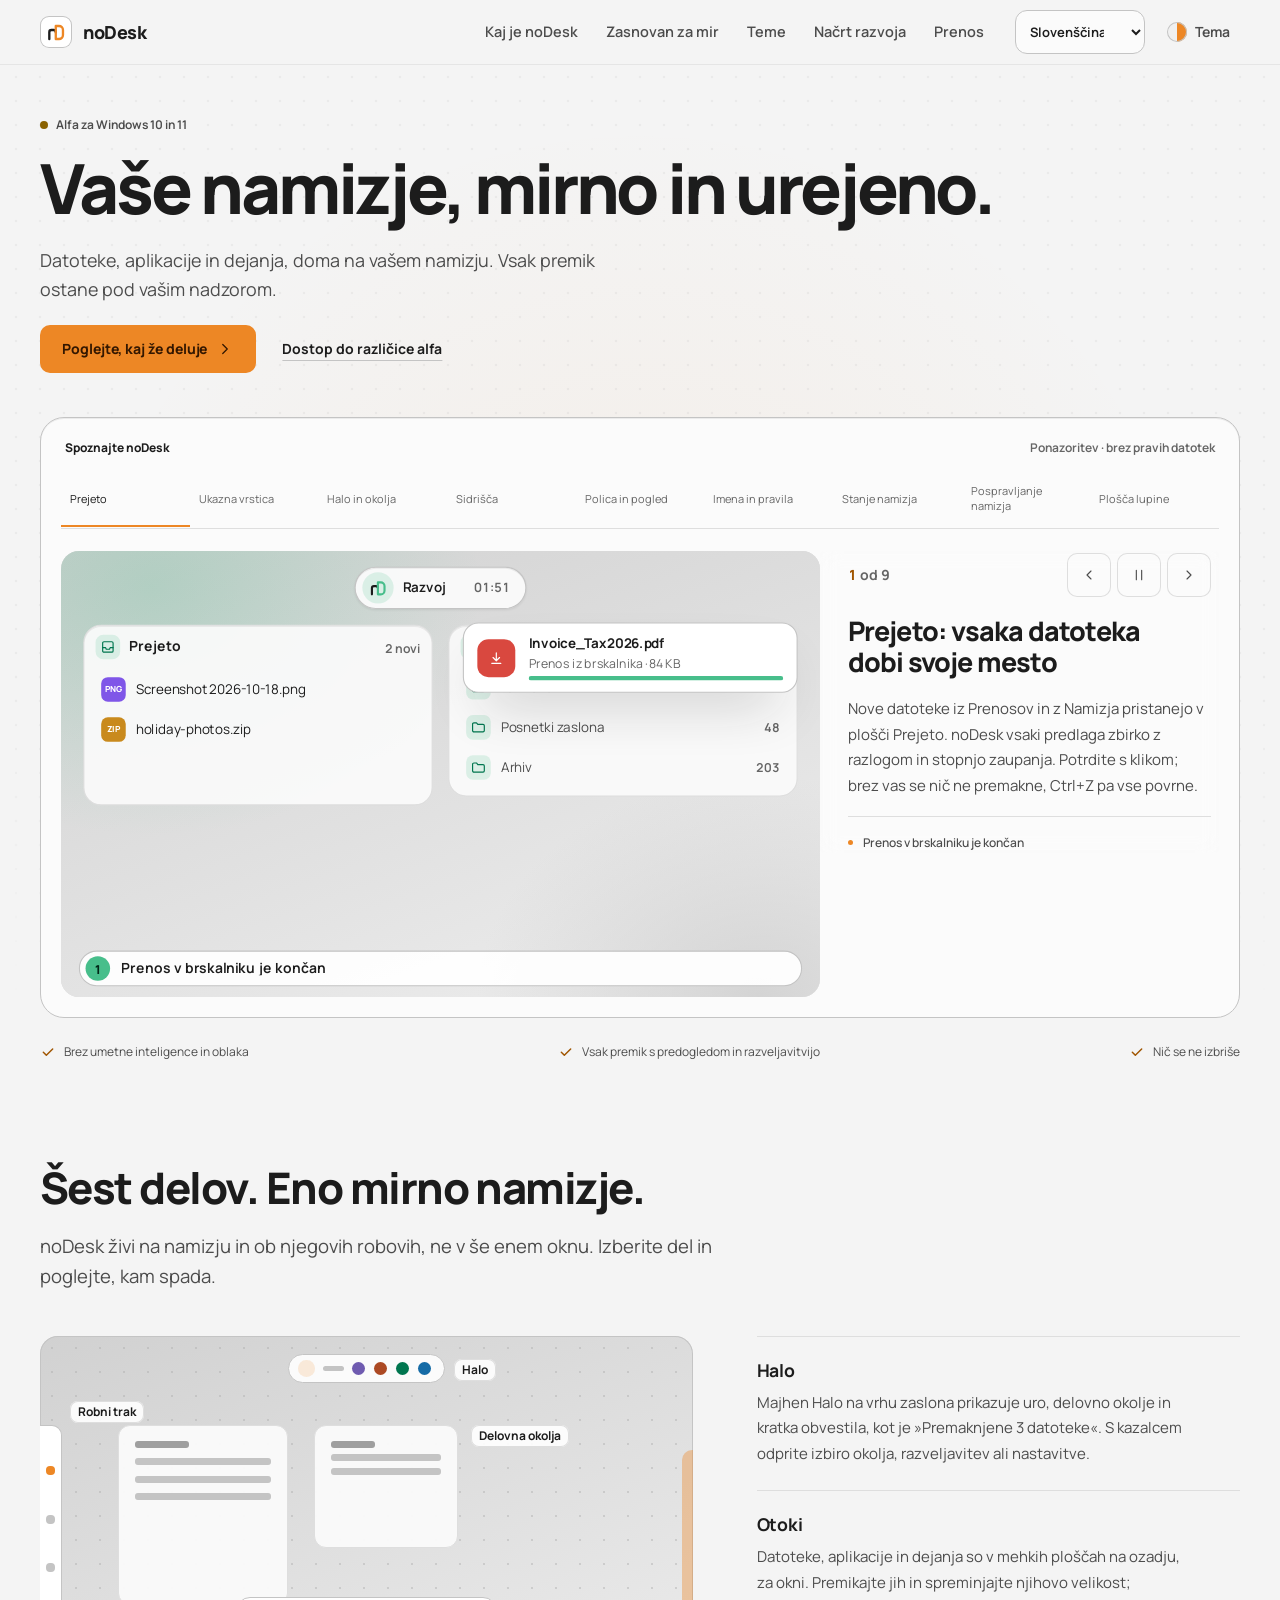
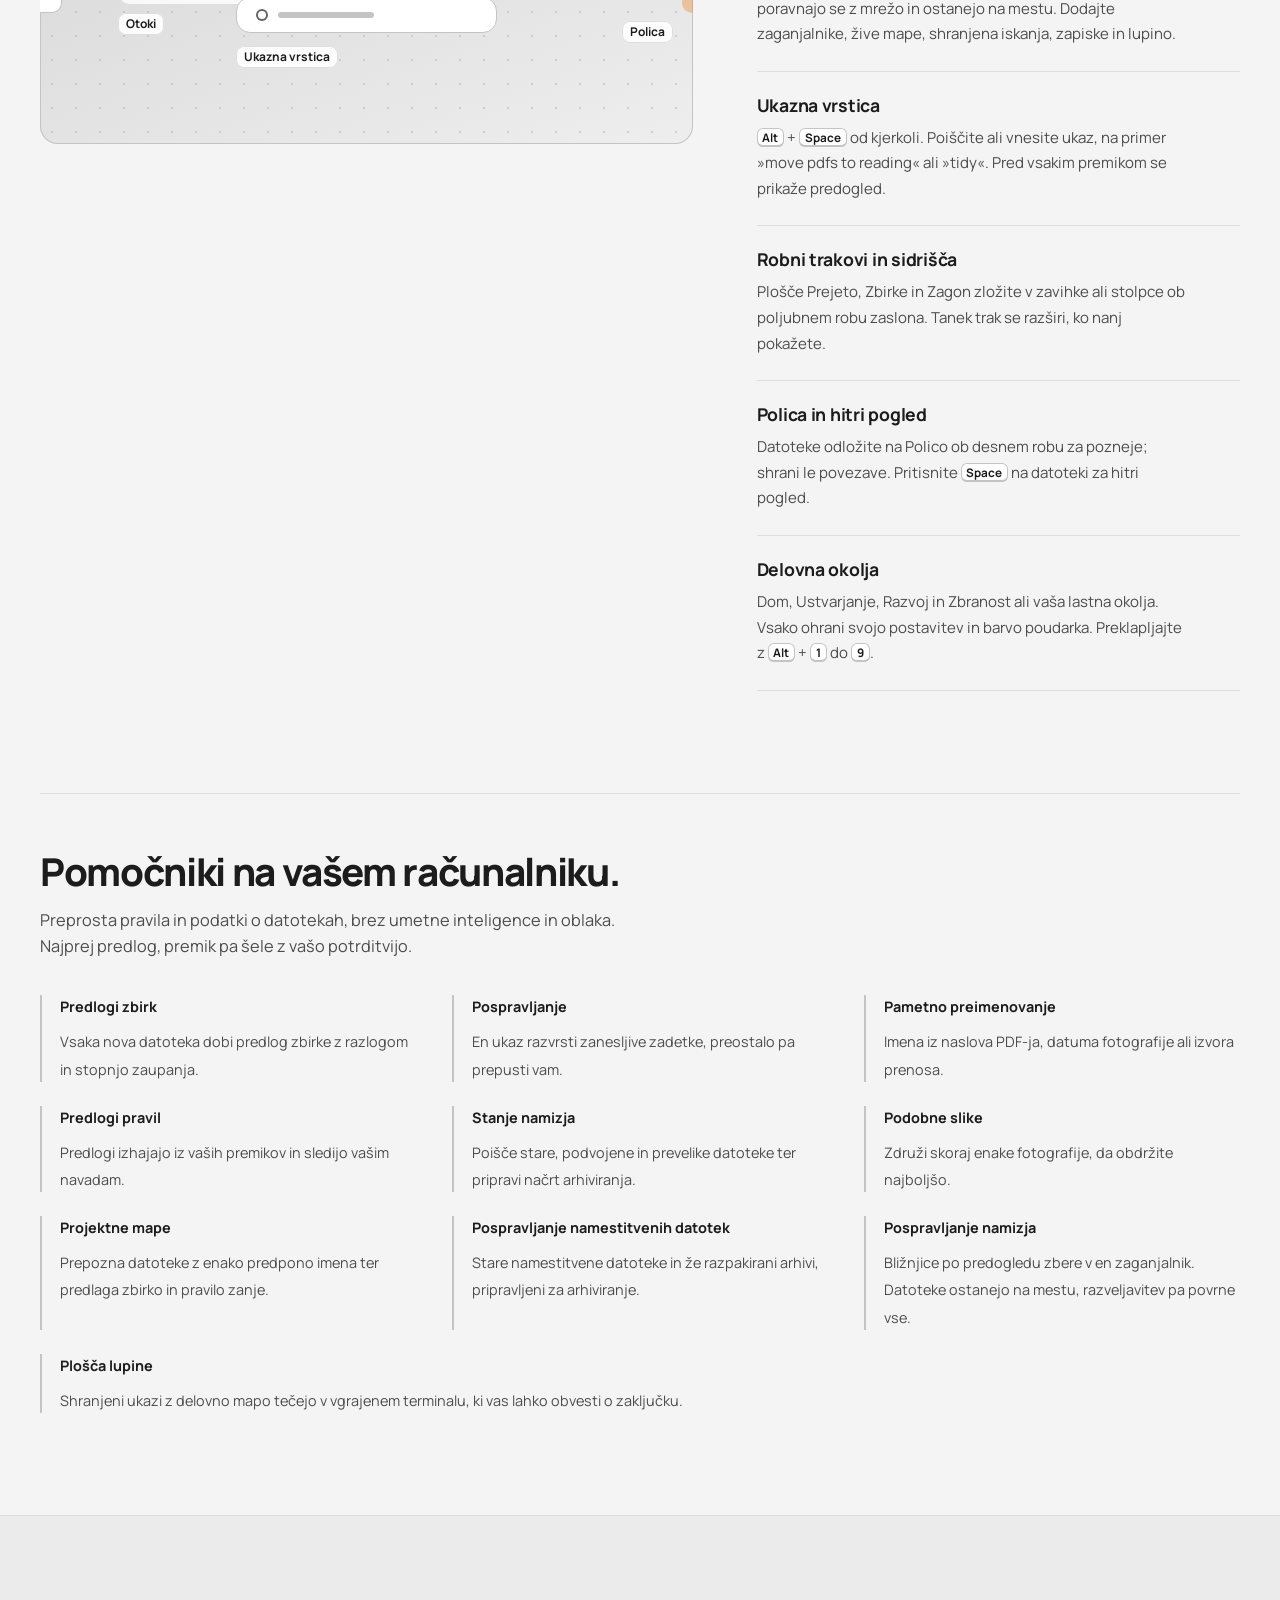
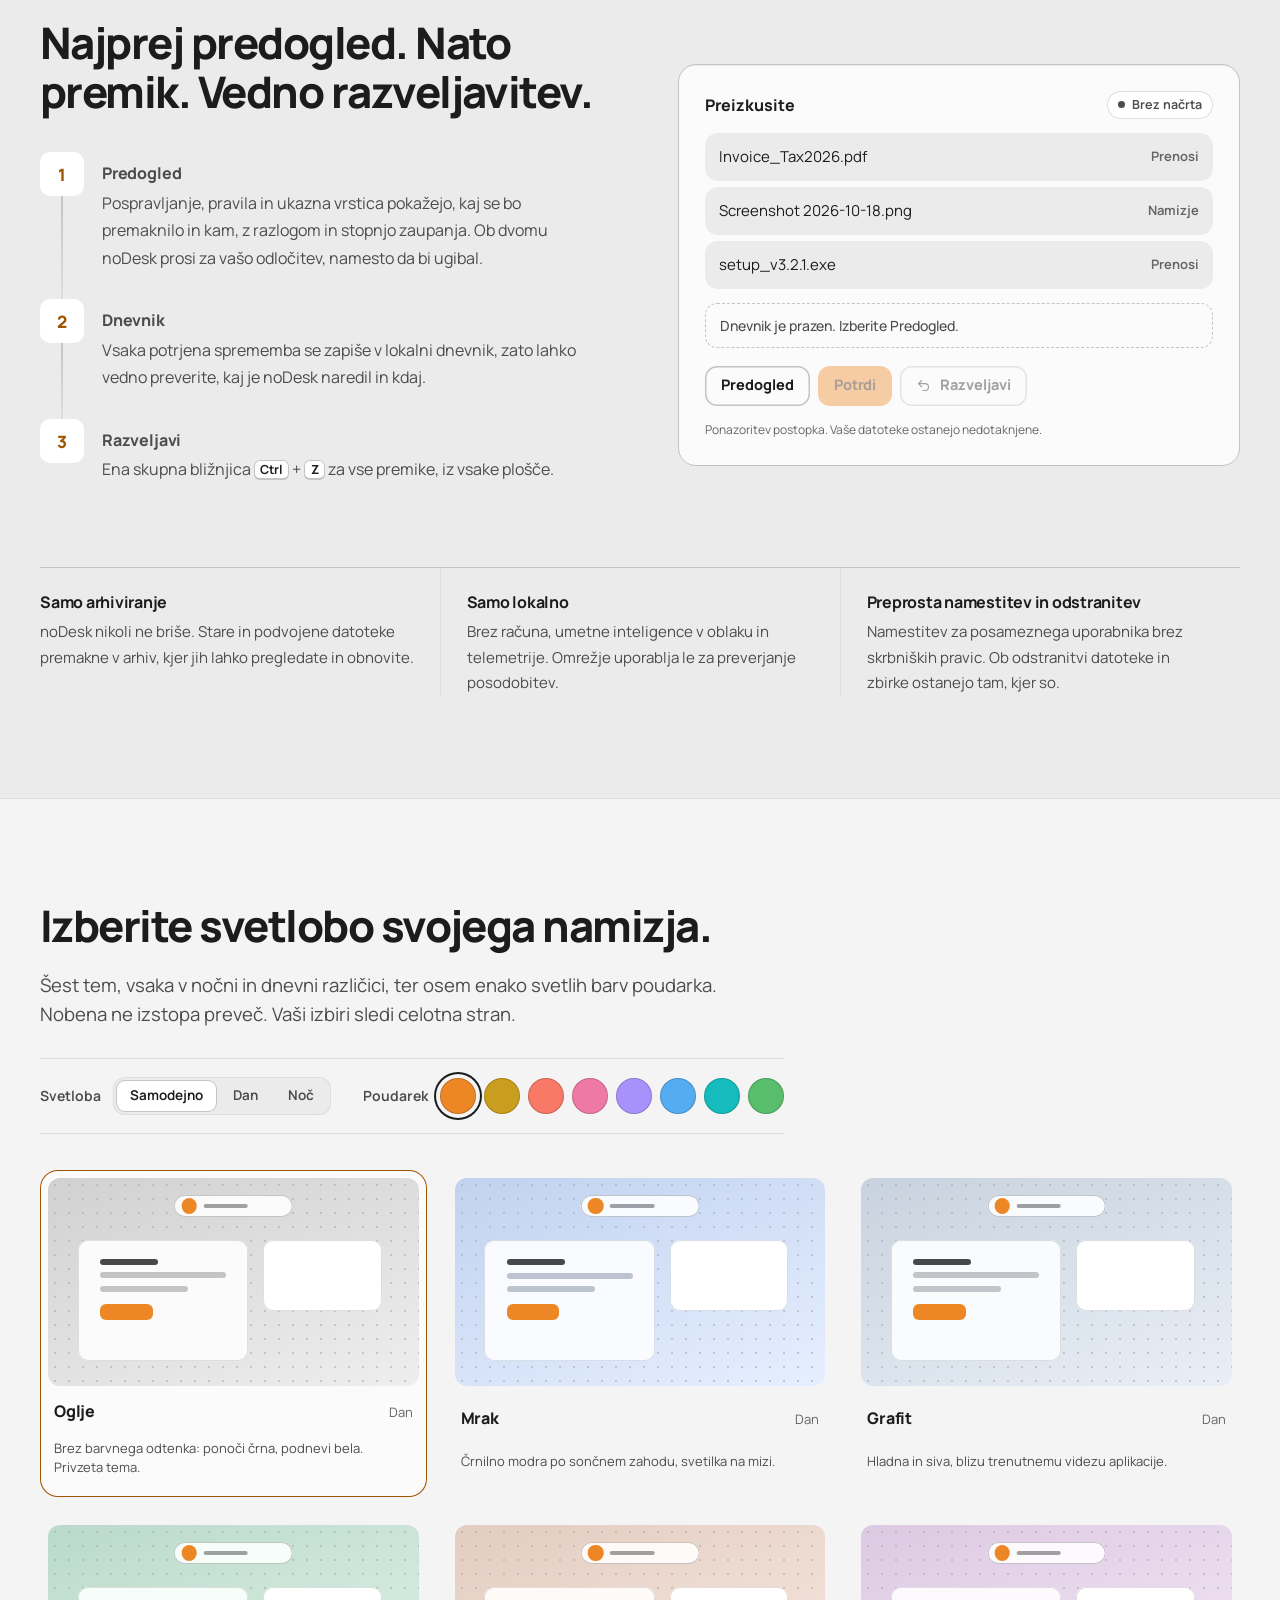
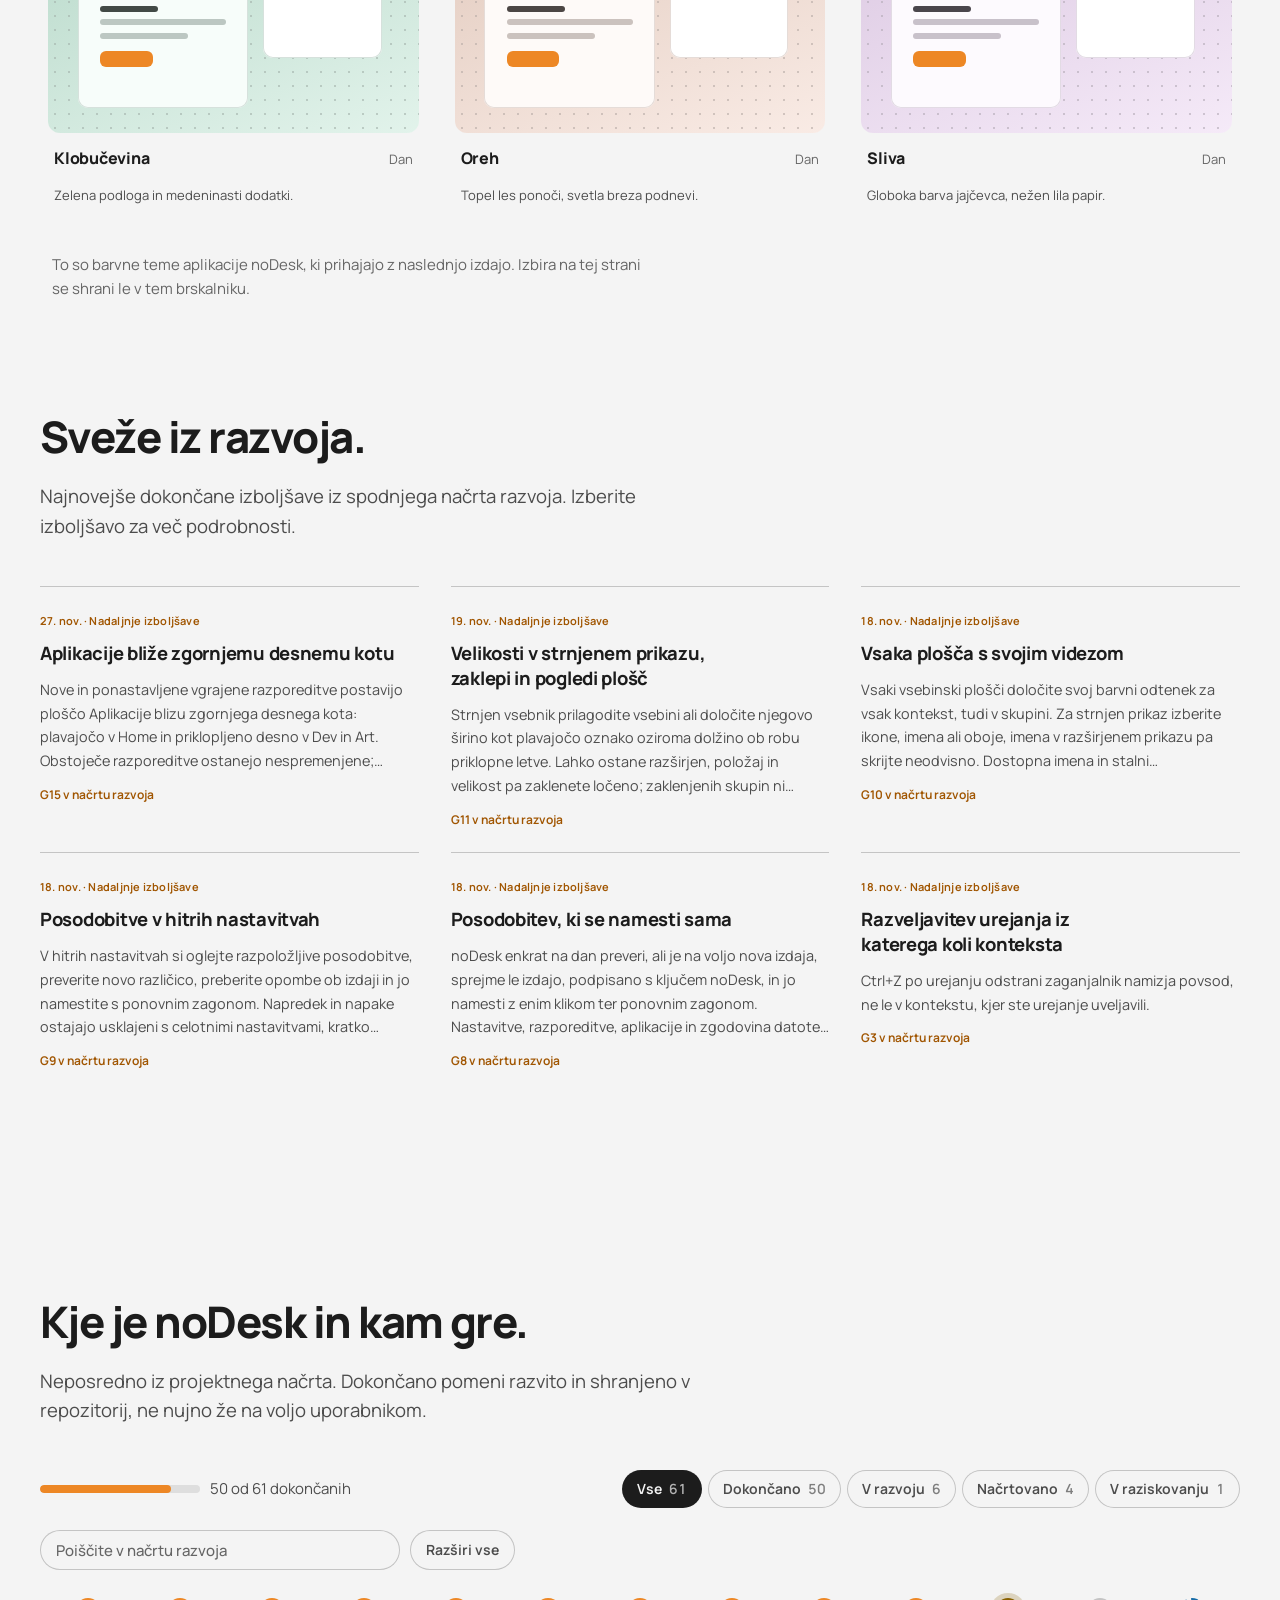
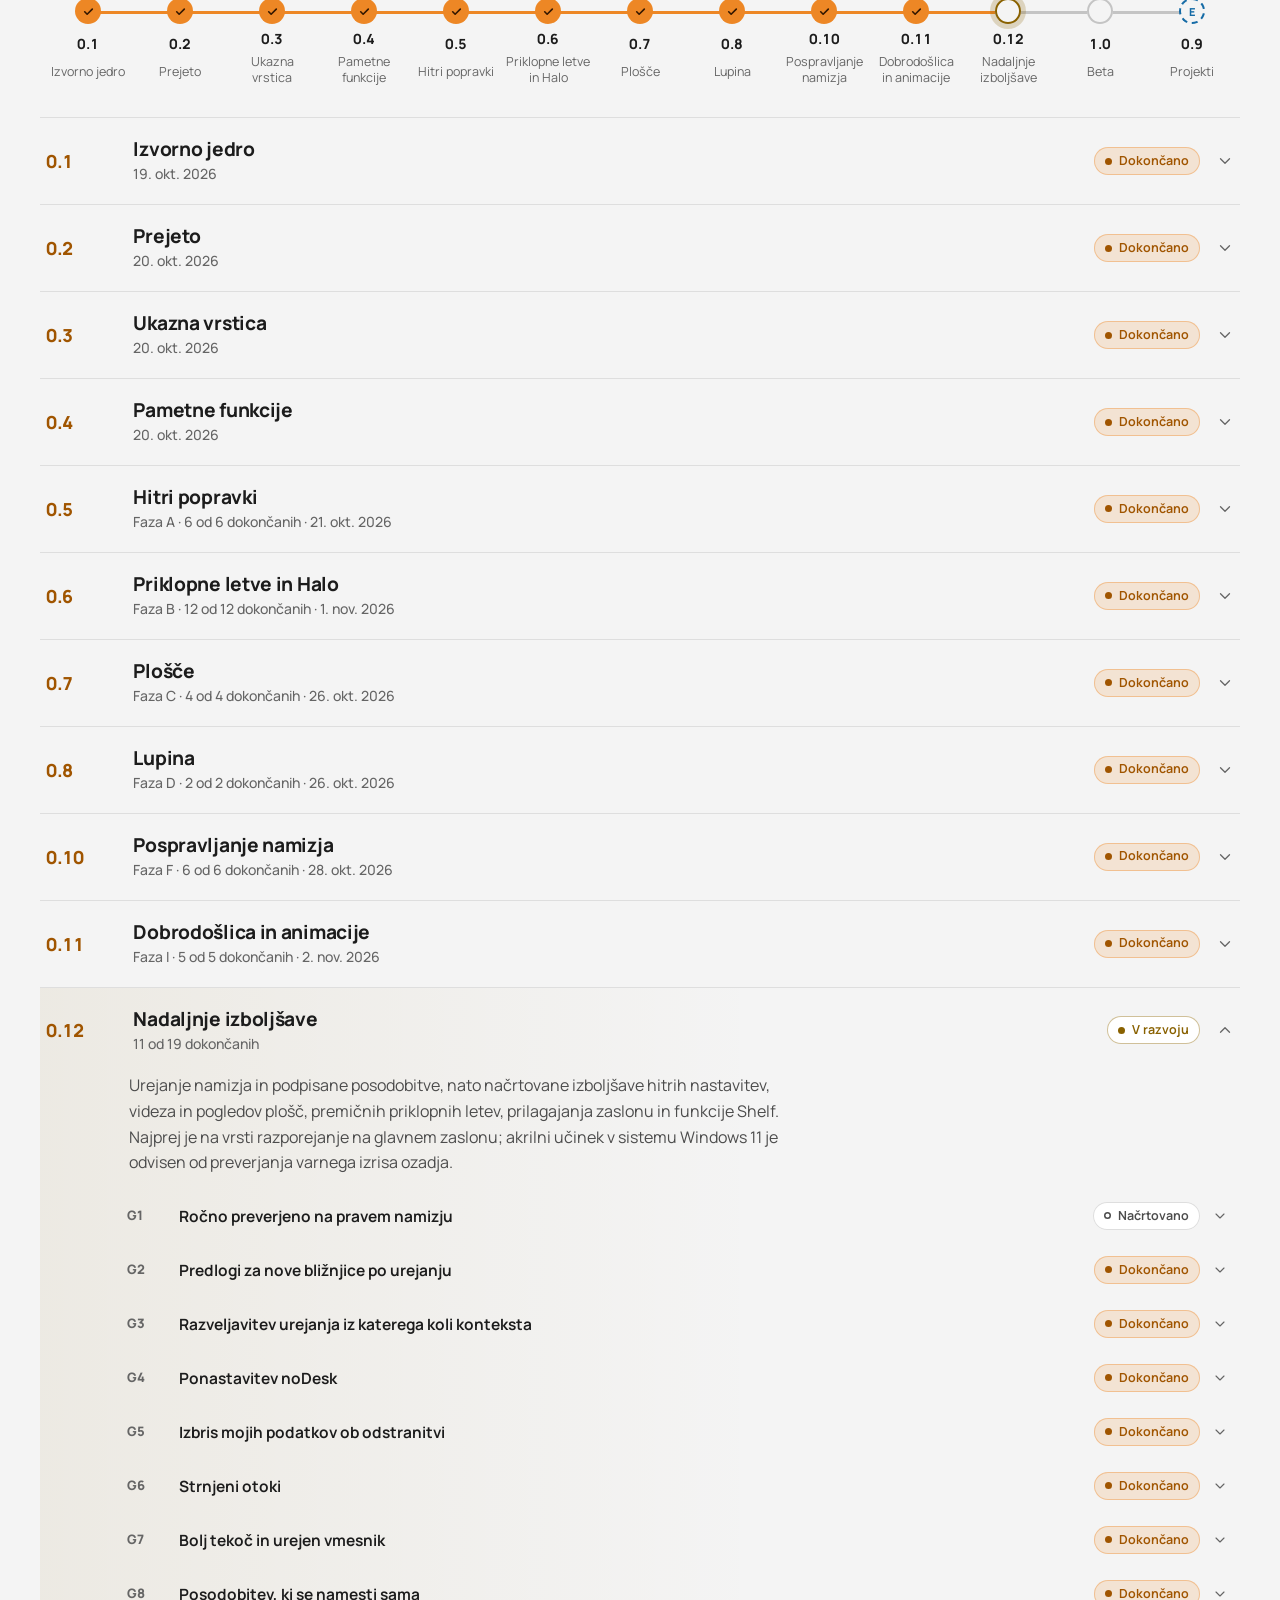
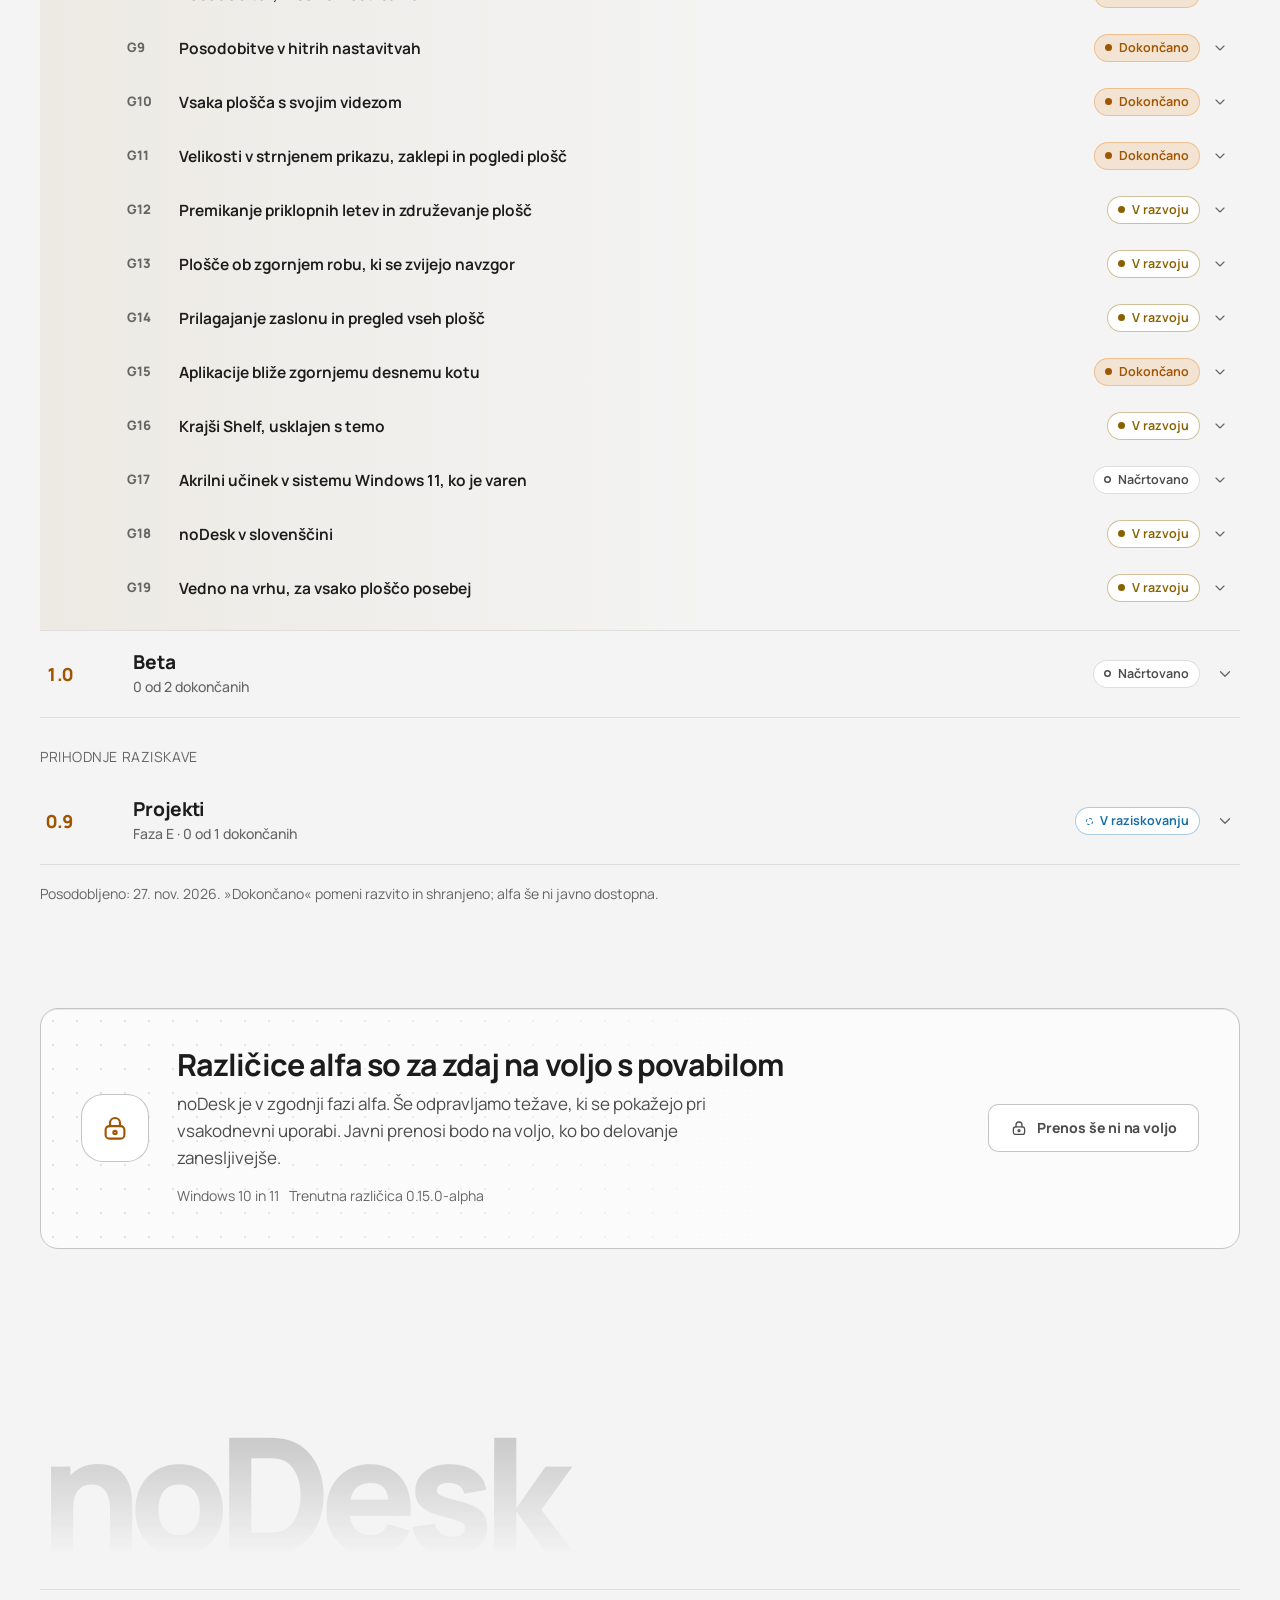
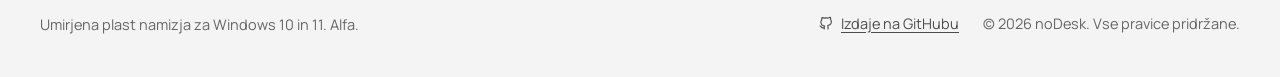
<file: site/index.html>
<!doctype html>
<html lang="sl">
<head>
<meta charset="utf-8">
<meta name="viewport" content="width=device-width, initial-scale=1">
<title data-en="noDesk – a calm desktop layer for Windows">noDesk – umirjeno namizje za Windows</title>
<meta name="description" data-en-content="noDesk is a calm, self-organising desktop layer for Windows: islands on your wallpaper, one Halo pill, a command bar on Alt+Space. Local, previewed, undoable. Alpha." content="noDesk je umirjena plast namizja za Windows: otoki na ozadju, Halo in ukazna vrstica z Alt+Space. Lokalno, s predogledom in razveljavitvijo. Alfa.">
<meta name="theme-color" content="#0a0a0a">
<meta property="og:type" content="website">
<meta property="og:site_name" content="noDesk">
<meta property="og:title" data-en-content="noDesk – a calm desktop layer for Windows" content="noDesk – umirjeno namizje za Windows">
<meta property="og:description" data-en-content="Islands on your wallpaper, one Halo pill, a command bar on Alt+Space. Every move previewed, journaled and undoable. Alpha for Windows." content="Otoki na ozadju, Halo in ukazna vrstica z Alt+Space. Vsak premik s predogledom, zapisom in razveljavitvijo. Alfa za Windows.">
<meta name="twitter:card" content="summary">
<meta name="twitter:title" data-en-content="noDesk – a calm desktop layer for Windows" content="noDesk – umirjeno namizje za Windows">
<meta name="twitter:description" data-en-content="Islands on your wallpaper, one Halo pill, a command bar on Alt+Space. Every move previewed, journaled and undoable." content="Otoki na ozadju, Halo in ukazna vrstica z Alt+Space. Vsak premik s predogledom, zapisom in razveljavitvijo.">
<link rel="icon" href="favicon.svg" type="image/svg+xml">
<link rel="preload" href="fonts/manrope-latin.woff2" as="font" type="font/woff2" crossorigin>
<link rel="stylesheet" href="css/themes.css?v=f7eb0375">
<link rel="stylesheet" href="css/site.css?v=f7eb0375">
<script>
  // Before first paint: the saved theme (family, mode, accent), the JS flag, and whether the intro plays.
  (function () {
    var r = document.documentElement, F = ["carbon", "dusk", "graphite", "felt", "walnut", "plum"], A = ["lamp", "brass", "coral", "rose", "iris", "sky", "teal", "fern"];
    var s = {};
    try { s = JSON.parse(localStorage.getItem("nodesk.site.theme.v2") || "{}") || {}; } catch (e) {}
    // ?theme=family.mode.accent previews a theme without saving it (e.g. ?theme=felt.light.brass)
    var q = (location.search.match(/[?&]theme=([a-z]+)\.(light|dark|system)\.([a-z]+)/) || []);
    if (q[1]) s = { family: q[1], mode: q[2], accent: q[3] };
    var mode = s.mode === "light" || s.mode === "dark" ? s.mode : (matchMedia("(prefers-color-scheme: light)").matches ? "light" : "dark");
    r.dataset.family = F.indexOf(s.family) >= 0 ? s.family : "carbon";
    r.dataset.accent = A.indexOf(s.accent) >= 0 ? s.accent : "lamp";
    r.dataset.mode = mode;
    r.classList.add("js");
    if (!matchMedia("(prefers-reduced-motion: reduce)").matches && !location.hash && window.scrollY < 40) r.classList.add("intro");
    setTimeout(function () { r.classList.remove("intro"); }, 9000);
    // If the module below never runs (old browser, file:// preview), show the content anyway.
    setTimeout(function () { if (!window.__nd) r.classList.remove("js", "intro"); }, 3500);
  })();
</script>
</head>
<body>
<a class="skip" href="#main"><span data-en="Skip to content">Preskoči na vsebino</span></a>

<!-- icon sprite -->
<svg width="0" height="0" style="position:absolute" aria-hidden="true" focusable="false">
  <symbol id="nmark" viewBox="0 0 64 64"><g fill="none" stroke-width="6.500" stroke-linecap="round" stroke-linejoin="round"><path d="M12 50V31a6 6 0 0 1 6-6h6a6 6 0 0 1 6 6" stroke="currentColor"/><path d="M30 50V14h9a11 11 0 0 1 11 11v14a11 11 0 0 1-11 11z" stroke="var(--accent)"/></g></symbol>
  <symbol id="i-menu" viewBox="0 0 24 24"><path d="M4 7h16M4 12h16M4 17h16"/></symbol>
  <symbol id="i-close" viewBox="0 0 24 24"><path d="M6 6l12 12M18 6 6 18"/></symbol>
  <symbol id="i-sun" viewBox="0 0 24 24"><circle cx="12" cy="12" r="4"/><path d="M12 3v2M12 19v2M3 12h2M19 12h2M5.600 5.600 7 7M17 17l1.400 1.400M18.400 5.600 17 7M7 17l-1.400 1.400"/></symbol>
  <symbol id="i-moon" viewBox="0 0 24 24"><path d="M20 14.500A8 8 0 0 1 9.500 4 8 8 0 1 0 20 14.500z"/></symbol>
  <symbol id="i-monitor" viewBox="0 0 24 24"><rect x="3" y="4" width="18" height="12" rx="2"/><path d="M8 20h8M12 16v4"/></symbol>
  <symbol id="i-islands" viewBox="0 0 24 24"><rect x="3" y="3" width="8" height="10" rx="2.500"/><rect x="13" y="3" width="8" height="6" rx="2.500"/><rect x="13" y="11" width="8" height="10" rx="2.500"/><rect x="3" y="15" width="8" height="6" rx="2.500"/></symbol>
  <symbol id="i-halo" viewBox="0 0 24 24"><rect x="3" y="8" width="18" height="8" rx="4"/><circle cx="7.500" cy="12" r="1.200"/><path d="M12 12h5"/></symbol>
  <symbol id="i-search" viewBox="0 0 24 24"><circle cx="11" cy="11" r="6.500"/><path d="m20 20-4.200-4.200"/></symbol>
  <symbol id="i-dock" viewBox="0 0 24 24"><rect x="3" y="4" width="18" height="16" rx="3"/><path d="M15 4v16"/><path d="M18 9h0M18 12h0M18 15h0" stroke-width="2.200"/></symbol>
  <symbol id="i-ctx" viewBox="0 0 24 24"><circle cx="8" cy="8" r="4.500"/><circle cx="16" cy="8" r="4.500"/><circle cx="12" cy="15.500" r="4.500"/></symbol>
  <symbol id="i-shelf" viewBox="0 0 24 24"><path d="M3 15v-2l3-8h12l3 8v2"/><path d="M3 15h5l1 2h6l1-2h5v4a1 1 0 0 1-1 1H4a1 1 0 0 1-1-1z"/></symbol>
  <symbol id="i-eye" viewBox="0 0 24 24"><path d="M2 12s3.600-7 10-7 10 7 10 7-3.600 7-10 7S2 12 2 12z"/><circle cx="12" cy="12" r="3"/></symbol>
  <symbol id="i-inbox" viewBox="0 0 24 24"><path d="M4 13V6a2 2 0 0 1 2-2h12a2 2 0 0 1 2 2v7"/><path d="M4 13h4.500l1 2.500h5l1-2.500H20v5a2 2 0 0 1-2 2H6a2 2 0 0 1-2-2z"/></symbol>
  <symbol id="i-pulse" viewBox="0 0 24 24"><path d="M3 12h4l2.500-6 4 12 2.500-6H21"/></symbol>
  <symbol id="i-tag" viewBox="0 0 24 24"><path d="M3 12.500V4a1 1 0 0 1 1-1h8.500l8.500 8.500a1 1 0 0 1 0 1.400l-7.100 7.100a1 1 0 0 1-1.400 0z"/><circle cx="8" cy="8" r="1.300"/></symbol>
  <symbol id="i-lock" viewBox="0 0 24 24"><rect x="4.500" y="10.500" width="15" height="10" rx="3"/><path d="M8 10.500V8a4 4 0 0 1 8 0v2.500"/><circle cx="12" cy="15.500" r="1.300"/></symbol>
  <symbol id="i-down" viewBox="0 0 24 24"><path d="M12 4v11M7 11l5 5 5-5M5 20h14"/></symbol>
  <symbol id="i-chev" viewBox="0 0 24 24"><path d="m6 9 6 6 6-6"/></symbol>
  <symbol id="i-check" viewBox="0 0 24 24"><path d="m5 12.500 4.500 4.500L19 7.500"/></symbol>
  <symbol id="i-pause" viewBox="0 0 24 24"><path d="M8 5v14M16 5v14"/></symbol>
  <symbol id="i-play" viewBox="0 0 24 24"><path d="M7 5v14l12-7z"/></symbol>
  <symbol id="i-gh" viewBox="0 0 24 24"><path d="M9 19c-4 1.200-4-2-6-2.500M15 21v-3.200c0-1 .1-1.400-.5-2 2.800-.3 5.500-1.400 5.500-6a4.600 4.600 0 0 0-1.300-3.200 4.300 4.300 0 0 0-.1-3.200s-1-.3-3.400 1.300a11.500 11.500 0 0 0-6 0C6.800 3.800 5.800 4.100 5.800 4.100a4.300 4.300 0 0 0-.1 3.200A4.600 4.600 0 0 0 4.400 10.500c0 4.600 2.700 5.700 5.500 6-.6.600-.6 1.200-.5 2V21"/></symbol>
  <symbol id="i-folder" viewBox="0 0 24 24"><path d="M3 7a2 2 0 0 1 2-2h4l2 2.500h8a2 2 0 0 1 2 2V17a2 2 0 0 1-2 2H5a2 2 0 0 1-2-2z"/></symbol>
  <symbol id="i-undo" viewBox="0 0 24 24"><path d="M9 14 4 9l5-5"/><path d="M4 9h10.500a5.500 5.500 0 0 1 0 11H11"/></symbol>
  <symbol id="i-palette" viewBox="0 0 24 24"><path d="M12 3a9 9 0 1 0 0 18c1.4 0 2-1 2-2 0-.6-.3-1-.6-1.4-.3-.4-.6-.8-.6-1.4 0-1 .8-1.7 1.7-1.7H16a5 5 0 0 0 5-5C21 6 17 3 12 3z"/><circle cx="7.5" cy="11" r="1.2"/><circle cx="10.5" cy="7.2" r="1.2"/><circle cx="15" cy="7.5" r="1.2"/></symbol>
</svg>

<div class="progress" id="progress" aria-hidden="true"></div>
<header class="top">
  <div class="wrap">
    <a class="brand" href="#top" aria-label="noDesk, nazaj na vrh" data-en-aria-label="noDesk, back to top"><span class="mark"><svg viewBox="0 0 64 64" style="color:var(--text-1)" aria-hidden="true"><g fill="none" stroke-width="6.500" stroke-linecap="round" stroke-linejoin="round"><path pathLength="1" d="M12 50V31a6 6 0 0 1 6-6h6a6 6 0 0 1 6 6" stroke="currentColor"/><path pathLength="1" d="M30 50V14h9a11 11 0 0 1 11 11v14a11 11 0 0 1-11 11z" stroke="var(--accent)"/></g></svg></span><span class="bn">noDesk</span></a>
    <nav class="main" aria-label="Razdelki" data-st="1" data-en-aria-label="Sections">
      <a href="#parts"><span data-en="What it is">Kaj je noDesk</span></a>
      <a href="#calm"><span data-en="Calm by design">Zasnovan za mir</span></a>
      <a href="#yours"><span data-en="Themes">Teme</span></a>
      <a href="#roadmap"><span data-en="Roadmap">Načrt razvoja</span></a>
      <a href="#download"><span data-en="Download">Prenos</span></a>
    </nav>
    <label class="language" data-st="1"><span class="sr"><span data-en="Language">Jezik</span></span><select id="language" aria-label="Jezik" data-en-aria-label="Language"><option value="sl" lang="sl">Slovenščina</option><option value="en" lang="en">English</option></select></label>
    <div class="tpop-wrap" data-st="1">
      <button class="iconbtn themebtn" id="theme-btn" type="button" aria-label="Tema" data-en-aria-label="Theme" aria-haspopup="true" aria-expanded="false" aria-controls="theme-pop"><span class="sw" aria-hidden="true"></span><span class="lbl"><span data-en="Theme">Tema</span></span></button>
      <div class="tpop" id="theme-pop" role="group" aria-label="Tema" hidden data-en-aria-label="Theme">
        <h4><span data-en="Theme">Tema</span></h4><div class="famlist" data-theme-fams></div>
        <h4><span data-en="Light">Svetloba</span></h4><div class="seg" data-theme-mode role="group" aria-label="Svetlo ali temno" data-en-aria-label="Light or dark"></div>
        <h4><span data-en="Accent">Poudarek</span></h4><div class="accrow" data-theme-accents role="group" aria-label="Barva poudarka" data-en-aria-label="Accent colour"></div>
      </div>
    </div>
    <button class="iconbtn menubtn" id="menu-btn" type="button" data-st="1" aria-expanded="false" aria-controls="mobile-nav" aria-label="Meni" data-en-aria-label="Menu"><svg class="i m-open" aria-hidden="true"><use href="#i-menu"/></svg><svg class="i m-close" aria-hidden="true"><use href="#i-close"/></svg></button>
  </div>
  <nav class="mnav" id="mobile-nav" aria-label="Razdelki" hidden data-en-aria-label="Sections">
    <a href="#parts"><span data-en="What it is">Kaj je noDesk</span></a>
    <a href="#calm"><span data-en="Calm by design">Zasnovan za mir</span></a>
    <a href="#yours"><span data-en="Themes">Teme</span></a>
    <a href="#roadmap"><span data-en="Roadmap">Načrt razvoja</span></a>
    <a href="#download"><span data-en="Download">Prenos</span></a>
  </nav>
</header>

<main id="main">
<section class="hero" id="top">
  <canvas class="mat" id="mat" aria-hidden="true"></canvas>
  <div class="wrap">
    <div class="copy">
      <p class="badge" data-st="1"><span data-en="Alpha for Windows 10 and 11">Alfa za Windows 10 in 11</span></p>
      <h1 id="tagline"><span class="w" style="--i:0"><span data-en="Your">Vaše</span></span> <span class="w" style="--i:1"><span data-en="desktop,">namizje,</span></span> <span class="w" style="--i:2"><span data-en="quietly">mirno</span></span> <span class="w" style="--i:3">in</span> <span class="w" style="--i:4"><span data-en="order.">urejeno.</span></span></h1>
      <p class="lede" data-st="2"><span data-en="Files, apps and actions, at home on your desktop. You stay in control of every move.">Datoteke, aplikacije in dejanja, doma na vašem namizju. Vsak premik ostane pod vašim nadzorom.</span></p>
      <div class="cta" data-st="2">
        <a class="btn" href="#roadmap"><span data-en="See what is built">Poglejte, kaj že deluje</span><svg class="i" aria-hidden="true" style="rotate:-90deg"><use href="#i-chev"/></svg></a>
        <a class="text-link" href="#download"><span data-en="Get alpha access">Dostop do različice alfa</span></a>
      </div>
    </div>
    <div class="galwrap"><div class="gal" id="gal" role="group" aria-roledescription="vrtiljak" aria-label="Prikazi funkcij" data-en-aria-roledescription="carousel" data-en-aria-label="Feature animations">
      <div class="tour-head" data-st="3">
        <div class="demo-label"><span data-en="Interactive tour">Spoznajte noDesk</span><span data-en="Illustrated demo · no real files">Ponazoritev · brez pravih datotek</span></div>
        <label class="feature-picker"><span data-en="Choose a feature">Izberite funkcijo</span><select id="feature-select" aria-label="Izberite funkcijo" data-en-aria-label="Choose a feature"></select></label>
        <div class="dots" id="dots" aria-label="Izberite funkcijo" data-en-aria-label="Choose a feature"></div>
      </div>
      <div class="gleft" data-st="3">
      <div class="stagebox" id="stagebox">
        <div class="stage" id="stage" data-ctx="home" aria-hidden="true" inert>
          <div class="wall"></div>
          <div class="halo" id="halo">
            <span class="nmark"><svg viewBox="0 0 24 24" style="color:var(--text)"><use href="#nmark"/></svg></span>
            <span class="cur" id="halo-cur"><span data-en="Home">Dom</span></span>
            <span class="ctxs" role="group">
              <button class="ctx" type="button" tabindex="-1" data-ctx="home" aria-pressed="true"><span data-en="Home">Dom</span></button>
              <button class="ctx" type="button" tabindex="-1" data-ctx="art" aria-pressed="false"><span data-en="Art">Ustvarjanje</span></button>
              <button class="ctx" type="button" tabindex="-1" data-ctx="dev" aria-pressed="false"><span data-en="Dev">Razvoj</span></button>
              <button class="ctx" type="button" tabindex="-1" data-ctx="focus" aria-pressed="false"><span data-en="Focus">Zbranost</span></button>
            </span>
            <span class="status" id="halo-status"></span>
            <span class="clock" id="halo-clock">09:41</span>
          </div>
          <div id="scene-host"></div>
          <div class="scap" id="scap"><b id="scap-n"></b><span id="scap-t"></span></div>
          <div class="cursor off" id="cursor"><svg width="22" height="22" viewBox="0 0 22 22"><path d="M3 2l14 7.500-6.200 1.800L8 17.500z" fill="#fff" stroke="#111" stroke-width="1.300" stroke-linejoin="round"/></svg></div>
          <div class="flyer" id="flyer" hidden></div>
        </div>
      </div>
      </div>
      <div class="gcap" data-st="4">
        <div class="gtop">
          <span class="gnum" id="g-num"></span>
          <div class="gctl" id="gctl">
            <button type="button" id="g-prev" aria-label="Prejšnja funkcija" data-en-aria-label="Previous feature"><svg class="i" aria-hidden="true" style="rotate:90deg"><use href="#i-chev"/></svg></button>
            <button type="button" id="g-toggle" aria-label="Zaustavi animacijo" data-en-aria-label="Pause animation"><svg class="i p-pause" aria-hidden="true"><use href="#i-pause"/></svg><svg class="i p-play" aria-hidden="true"><use href="#i-play"/></svg></button>
            <button type="button" id="g-next" aria-label="Naslednja funkcija" data-en-aria-label="Next feature"><svg class="i" aria-hidden="true" style="rotate:-90deg"><use href="#i-chev"/></svg></button>
          </div>
        </div>
        <h3 id="g-title"><span data-en="Inbox">Prejeto</span></h3>
        <p class="gdesc" id="g-desc"></p>
        <p class="gnow"><span class="pip" aria-hidden="true"></span><span id="g-now"></span></p>
      </div>
      <noscript><p class="gdesc" style="margin-top:12px">Animirani prikazi funkcij potrebujejo JavaScript. Spodaj lahko spoznate Prejeto, ukazno vrstico, Halo, delovna okolja, sidrišča, Polico, hitri pogled in pomočnike.</p></noscript>
    </div></div>
  </div>
</section>

<section class="tailsec">
  <div class="wrap tail" data-st="5">
    <p class="lede lede-m"><span data-en="noDesk is a calm, self-organising layer for Windows. Files, apps and actions live in islands on your wallpaper, one pill keeps you oriented, and">noDesk je umirjena plast za Windows, ki pomaga urejati namizje. Datoteke, aplikacije in dejanja so na otokih na ozadju, Halo vam pomaga ohraniti pregled,</span> <kbd>Alt</kbd> + <kbd>Space</kbd> <span data-en="reaches everything.">pa odpre pot do vsega.</span></p>
    <ul class="facts"><li><svg class="i" aria-hidden="true"><use href="#i-check"/></svg><span data-en="No AI, no cloud">Brez umetne inteligence in oblaka</span></li><li><svg class="i" aria-hidden="true"><use href="#i-check"/></svg><span data-en="Every move previewed and undoable">Vsak premik s predogledom in razveljavitvijo</span></li><li><svg class="i" aria-hidden="true"><use href="#i-check"/></svg><span data-en="Nothing is ever deleted">Nič se ne izbriše</span></li></ul>
  </div>
</section>

<section id="parts">
  <div class="wrap">
    <div class="shead">
      <h2><span data-en="Six parts. One calm desk.">Šest delov. Eno mirno namizje.</span></h2>
      <p class="lede"><span data-en="noDesk sits on and around your desktop instead of in another window. Point at a part to see where it lives.">noDesk živi na namizju in ob njegovih robovih, ne v še enem oknu. Izberite del in poglejte, kam spada.</span></p>
    </div>
    <div class="anat">
      <div class="screen" id="screen" aria-hidden="true">
        <div class="part p-ctx" data-part="ctx"></div>
        <div class="part p-halo" data-part="halo"><i></i><u></u><s style="--ctx-c:var(--ctx-home)"></s><s style="--ctx-c:var(--ctx-art)"></s><s style="--ctx-c:var(--ctx-dev)"></s><s style="--ctx-c:var(--ctx-focus)"></s></div>
        <div class="part p-isl a" data-part="islands"><i></i><i></i><i></i><i></i></div>
        <div class="part p-isl b" data-part="islands"><i></i><i></i><i></i></div>
        <div class="part p-rail" data-part="rails"><i></i><i></i><i></i></div>
        <div class="part p-shelf" data-part="shelf"></div>
        <div class="part p-cmd" data-part="cmd"><i></i><u></u></div>
        <span class="plabel" data-part="halo" style="left:63.5%;top:5.6%">Halo</span>
        <span class="plabel" data-part="islands" style="left:12%;top:68%"><span data-en="Islands">Otoki</span></span>
        <span class="plabel" data-part="rails" style="left:4.6%;top:16%"><span data-en="Edge rail">Robni trak</span></span>
        <span class="plabel" data-part="shelf" style="right:3%;top:70%"><span data-en="Shelf">Polica</span></span>
        <span class="plabel" data-part="cmd" style="left:30%;top:76%"><span data-en="Command bar">Ukazna vrstica</span></span>
        <span class="plabel" data-part="ctx" style="left:66%;top:22%"><span data-en="Contexts">Delovna okolja</span></span>
      </div>
      <ul class="parts" id="parts-list">
        <li><button type="button" data-part="halo" aria-pressed="false"><h3><span data-en="The Halo">Halo</span></h3><p><span data-en="One small pill at the top of the screen with the time, your context and short status lines such as “Moved 3 files”. Point at it to switch context, undo or open settings.">Majhen Halo na vrhu zaslona prikazuje uro, delovno okolje in kratka obvestila, kot je »Premaknjene 3 datoteke«. S kazalcem odprite izbiro okolja, razveljavitev ali nastavitve.</span></p></button></li>
        <li><button type="button" data-part="islands" aria-pressed="false"><h3><span data-en="Islands">Otoki</span></h3><p><span data-en="Files, apps and actions sit in soft panels on the wallpaper, behind your windows. Drag them anywhere and resize them; they snap to a grid and stay put. Add your own: launcher groups, live folders, saved searches, notes and a Shell.">Datoteke, aplikacije in dejanja so v mehkih ploščah na ozadju, za okni. Premikajte jih in spreminjajte njihovo velikost; poravnajo se z mrežo in ostanejo na mestu. Dodajte zaganjalnike, žive mape, shranjena iskanja, zapiske in lupino.</span></p></button></li>
        <li><button type="button" data-part="cmd" aria-pressed="false"><h3><span data-en="Command bar">Ukazna vrstica</span></h3><p><kbd>Alt</kbd> + <kbd>Space</kbd> <span data-en="from anywhere. Search, or type what you want, like “move pdfs to reading” or “tidy”. It shows a preview before anything moves.">od kjerkoli. Poiščite ali vnesite ukaz, na primer »move pdfs to reading« ali »tidy«. Pred vsakim premikom se prikaže predogled.</span></p></button></li>
        <li><button type="button" data-part="rails" aria-pressed="false"><h3><span data-en="Edge rails and docks">Robni trakovi in sidrišča</span></h3><p><span data-en="Stack panels such as Inbox, Bins and Launch on any screen edge, as tabs or columns. A thin strip widens when you point at it.">Plošče Prejeto, Zbirke in Zagon zložite v zavihke ali stolpce ob poljubnem robu zaslona. Tanek trak se razširi, ko nanj pokažete.</span></p></button></li>
        <li><button type="button" data-part="shelf" aria-pressed="false"><h3><span data-en="Shelf and Peek">Polica in hitri pogled</span></h3><p><span data-en="Drop files on the Shelf at the right edge to hold them for later; it keeps references only. Press">Datoteke odložite na Polico ob desnem robu za pozneje; shrani le povezave. Pritisnite</span> <kbd>Space</kbd> <span data-en="on any file for a quick look.">na datoteki za hitri pogled.</span></p></button></li>
        <li><button type="button" data-part="ctx" aria-pressed="false"><h3><span data-en="Contexts">Delovna okolja</span></h3><p><span data-en="Home, Art, Dev and Focus, or your own. Each keeps its own layout and accent colour. Switch with">Dom, Ustvarjanje, Razvoj in Zbranost ali vaša lastna okolja. Vsako ohrani svojo postavitev in barvo poudarka. Preklapljajte z</span> <kbd>Alt</kbd> + <kbd>1</kbd> <span data-en="to">do</span> <kbd>9</kbd>.</p></button></li>
      </ul>
    </div>
    <div class="helpers">
      <div><h2><span data-en="Helpers that run on your PC.">Pomočniki na vašem računalniku.</span></h2><p class="lede"><span data-en="Plain rules and file metadata, no AI and no cloud. Each one suggests first and moves only when you say so.">Preprosta pravila in podatki o datotekah, brez umetne inteligence in oblaka. Najprej predlog, premik pa šele z vašo potrditvijo.</span></p></div>
      <ul class="hlist">
        <li><b><span data-en="Bin suggestions">Predlogi zbirk</span></b><span><span data-en="Every new file gets a suggested bin, with the reason and a confidence.">Vsaka nova datoteka dobi predlog zbirke z razlogom in stopnjo zaupanja.</span></span></li>
        <li><b><span data-en="Tidy">Pospravljanje</span></b><span><span data-en="One command sorts the sure things and leaves the rest for you.">En ukaz razvrsti zanesljive zadetke, preostalo pa prepusti vam.</span></span></li>
        <li><b><span data-en="Smart rename">Pametno preimenovanje</span></b><span><span data-en="Names from a PDF’s title, a photo’s date or where a download came from.">Imena iz naslova PDF-ja, datuma fotografije ali izvora prenosa.</span></span></li>
        <li><b><span data-en="Rule suggestions">Predlogi pravil</span></b><span><span data-en="Learned from your own moves, so it follows your habits.">Predlogi izhajajo iz vaših premikov in sledijo vašim navadam.</span></span></li>
        <li><b><span data-en="Desk health">Stanje namizja</span></b><span><span data-en="Finds stale, duplicate and oversized files and plans an archive.">Poišče stare, podvojene in prevelike datoteke ter pripravi načrt arhiviranja.</span></span></li>
        <li><b><span data-en="Near-duplicate images">Podobne slike</span></b><span><span data-en="Groups photos that are almost the same, so you keep the best one.">Združi skoraj enake fotografije, da obdržite najboljšo.</span></span></li>
        <li><b><span data-en="Project folders">Projektne mape</span></b><span><span data-en="Spots files that share a name prefix and offers a bin and a rule for them.">Prepozna datoteke z enako predpono imena ter predlaga zbirko in pravilo zanje.</span></span></li>
        <li><b><span data-en="Installer clean-up">Pospravljanje namestitvenih datotek</span></b><span><span data-en="Old setup files and archives you already unpacked, ready to put away.">Stare namestitvene datoteke in že razpakirani arhivi, pripravljeni za arhiviranje.</span></span></li>
        <li><b><span data-en="Desktop cleanup">Pospravljanje namizja</span></b><span><span data-en="Shortcuts sorted into one launcher after a preview. Files stay put, and one undo reverses it.">Bližnjice po predogledu zbere v en zaganjalnik. Datoteke ostanejo na mestu, razveljavitev pa povrne vse.</span></span></li>
        <li><b><span data-en="Shell panel">Plošča lupine</span></b><span><span data-en="Saved commands with a working folder, run in a built-in terminal that can tell you when they finish.">Shranjeni ukazi z delovno mapo tečejo v vgrajenem terminalu, ki vas lahko obvesti o zaključku.</span></span></li>
      </ul>
    </div>
  </div>
</section>

<section class="calm" id="calm">
  <div class="wrap">
    <div class="grid">
      <div>
        <h2><span data-en="Show first. Move second. Undo always.">Najprej predogled. Nato premik. Vedno razveljavitev.</span></h2>
        <ol class="steps">
          <li><div><b><span data-en="Preview">Predogled</span></b><span><span data-en="Tidy, rules and the command bar all show exactly what will move where, with a reason and a confidence. Low confidence says “needs you” instead of guessing.">Pospravljanje, pravila in ukazna vrstica pokažejo, kaj se bo premaknilo in kam, z razlogom in stopnjo zaupanja. Ob dvomu noDesk prosi za vašo odločitev, namesto da bi ugibal.</span></span></div></li>
          <li><div><b><span data-en="Journal">Dnevnik</span></b><span><span data-en="Every applied change is written to a local journal, so noDesk can always tell you what it did and when.">Vsaka potrjena sprememba se zapiše v lokalni dnevnik, zato lahko vedno preverite, kaj je noDesk naredil in kdaj.</span></span></div></li>
          <li><div><b><span data-en="Undo">Razveljavi</span></b><span><span data-en="One shared">Ena skupna bližnjica</span> <kbd>Ctrl</kbd> + <kbd>Z</kbd> <span data-en="across every move, from any panel.">za vse premike, iz vsake plošče.</span></span></div></li>
        </ol>
      </div>
      <div class="try" id="try" data-state="idle" aria-label="Interaktivni primer" data-en-aria-label="Interactive example">
        <div class="th-row"><b><span data-en="Try it">Preizkusite</span></b><span class="chip" id="try-chip"><span data-en="Nothing planned">Brez načrta</span></span></div>
        <ul>
          <li><span>Invoice_Tax2026.pdf</span><span class="to" data-to="Tax2026"><span data-en="Downloads">Prenosi</span></span></li>
          <li><span>Screenshot 2026-10-18.png</span><span class="to" data-to="Screenshots"><span data-en="Desktop">Namizje</span></span></li>
          <li><span>setup_v3.2.1.exe</span><span class="to" data-to="Archive/Installers"><span data-en="Downloads">Prenosi</span></span></li>
        </ul>
        <div class="journal" id="try-journal" role="status" aria-live="polite"><span data-en="Journal is empty. Press Preview.">Dnevnik je prazen. Izberite Predogled.</span></div>
        <div class="acts">
          <button class="btn ghost" type="button" id="try-preview"><span data-en="Preview">Predogled</span></button>
          <button class="btn" type="button" id="try-apply" disabled><span data-en="Apply">Potrdi</span></button>
          <button class="btn ghost" type="button" id="try-undo" disabled><svg class="i" aria-hidden="true" style="width:15px;height:15px"><use href="#i-undo"/></svg><span data-en="Undo">Razveljavi</span></button>
        </div>
        <p class="foot"><span data-en="A model of the flow. It touches no files.">Ponazoritev postopka. Vaše datoteke ostanejo nedotaknjene.</span></p>
      </div>
    </div>
    <div class="promises">
      <div><h3><span data-en="Archive only">Samo arhiviranje</span></h3><p><span data-en="noDesk never deletes. Old and duplicate files move to an archive you can browse and restore from.">noDesk nikoli ne briše. Stare in podvojene datoteke premakne v arhiv, kjer jih lahko pregledate in obnovite.</span></p></div>
      <div><h3><span data-en="Local only">Samo lokalno</span></h3><p><span data-en="No account, no cloud AI, no telemetry. The only network traffic is the update check.">Brez računa, umetne inteligence v oblaku in telemetrije. Omrežje uporablja le za preverjanje posodobitev.</span></p></div>
      <div><h3><span data-en="Easy in, easy out">Preprosta namestitev in odstranitev</span></h3><p><span data-en="A per-user installer that needs no admin rights. Uninstalling leaves your files and bins exactly where they are.">Namestitev za posameznega uporabnika brez skrbniških pravic. Ob odstranitvi datoteke in zbirke ostanejo tam, kjer so.</span></p></div>
    </div>
  </div>
</section>

<section class="yours" id="yours">
  <div class="wrap">
    <div class="top-row">
      <div class="shead" style="margin-bottom:0">
        <h2><span data-en="Pick the light your desk sits in.">Izberite svetlobo svojega namizja.</span></h2>
        <p class="lede"><span data-en="Six themes, each with a night and a day version, and eight accent colours that share one brightness, so none of them shouts. The whole page follows your choice.">Šest tem, vsaka v nočni in dnevni različici, ter osem enako svetlih barv poudarka. Nobena ne izstopa preveč. Vaši izbiri sledi celotna stran.</span></p>
      </div>
      <div class="ctl">
        <div><span class="lab" id="lab-mode"><span data-en="Light">Svetloba</span></span><div class="seg" data-theme-mode role="group" aria-labelledby="lab-mode"></div></div>
        <div><span class="lab" id="lab-acc"><span data-en="Accent">Poudarek</span></span><div class="accrow" data-theme-accents role="group" aria-labelledby="lab-acc"></div></div>
      </div>
    </div>
    <div class="fams" data-theme-tiles role="group" aria-label="Tema" data-en-aria-label="Theme"></div>
    <p class="note"><span data-en="These are the noDesk app’s colour themes, built in and arriving with the next build. Your choice here is remembered in this browser only.">To so barvne teme aplikacije noDesk, ki prihajajo z naslednjo izdajo. Izbira na tej strani se shrani le v tem brskalniku.</span></p>
  </div>
</section>

<section id="latest" class="latest">
  <div class="wrap">
    <div class="shead">
      <h2><span data-en="Fresh from the workbench.">Sveže iz razvoja.</span></h2>
      <p class="lede"><span data-en="The newest finished work, taken from the roadmap below. Open one to see where it sits.">Najnovejše dokončane izboljšave iz spodnjega načrta razvoja. Izberite izboljšavo za več podrobnosti.</span></p>
    </div>
    <div class="lgrid" id="latest-root"></div>
  </div>
</section>

<section id="roadmap">
  <div class="wrap">
    <div class="shead">
      <h2><span data-en="Where noDesk is, and where it is going.">Kje je noDesk in kam gre.</span></h2>
      <p class="lede"><span data-en="Taken from the project’s own plan. Done means it is built and committed; it does not yet mean it is in your hands.">Neposredno iz projektnega načrta. Dokončano pomeni razvito in shranjeno v repozitorij, ne nujno že na voljo uporabnikom.</span></p>
    </div>
    <div id="roadmap-root" aria-live="polite" style="min-height:560px">
      <p class="rm-empty"><span data-en="Loading the roadmap…">Nalaganje načrta razvoja …</span></p>
    </div>
    <noscript><p class="rm-empty">The roadmap needs JavaScript. Current build 0.15.0-alpha. Done: 0.1 (Native core), 0.2 (Inbox), 0.3 (Command bar), 0.4 (Smart), 0.5 (Quick fixes), 0.6 (Docks &amp; Halo), 0.7 (Panels), 0.8 (Shell), 0.10 (Desktop cleanup), 0.11 (Welcome &amp; motion). In progress: 0.12 (Follow-ups). Planned: 1.0 (Beta). Being explored: 0.9 (Projects).</p></noscript>
  </div>
</section>

<section id="download" style="padding-top:0">
  <div class="wrap">
    <div class="dl" id="dl" data-state="locked">
      <span class="lock" aria-hidden="true"><svg class="i" id="dl-icon"><use href="#i-lock"/></svg></span>
      <div>
        <h3 id="dl-title"><span data-en="Alpha builds are invite-only for now">Različice alfa so za zdaj na voljo s povabilom</span></h3>
        <p id="dl-text"><span data-en="noDesk is in early alpha, and the rough edges that daily use turns up are still being sorted out. Public downloads open once it is steadier.">noDesk je v zgodnji fazi alfa. Še odpravljamo težave, ki se pokažejo pri vsakodnevni uporabi. Javni prenosi bodo na voljo, ko bo delovanje zanesljivejše.</span></p>
        <div class="ver-line"><span><span data-en="Windows 10 and 11">Windows 10 in 11</span></span><span id="dl-ver"></span></div>
      </div>
      <div class="acts" id="dl-acts">
        <button class="btn" id="dl-btn" type="button" aria-disabled="true"><svg class="i" aria-hidden="true"><use href="#i-lock"/></svg><span data-en="Download locked">Prenos še ni na voljo</span></button>
      </div>
    </div>
  </div>
</section>
</main>

<footer>
  <div class="wrap">
    <span class="big" aria-hidden="true">noDesk</span>
    <div class="row">
      <span><span data-en="A calm desktop layer for Windows 10 and 11. Alpha.">Umirjena plast namizja za Windows 10 in 11. Alfa.</span></span>
      <ul>
        <li><a class="ghlink" href="https://github.com/endpuppet/nodesk-releases" rel="noopener"><svg class="i" aria-hidden="true"><use href="#i-gh"/></svg><span data-en="Releases on GitHub">Izdaje na GitHubu</span></a></li>
        <li><span data-en="© 2026 noDesk. All rights reserved.">© 2026 noDesk. Vse pravice pridržane.</span></li>
      </ul>
    </div>
  </div>
</footer>

<script type="application/json" id="roadmap-fallback">
{"schema":1,"channel":"alpha","current":{"version":"0.15.0-alpha"},"versions":[{"version":"0.1","name":"Native core","status":"done","date":"2026-10-19","summary":"The foundation: native edge rails and the Halo pill on Windows, islands on the wallpaper layer, themes that do not depend on Windows, user-defined contexts."},{"version":"0.2","name":"Inbox","status":"done","date":"2026-10-20","summary":"Real files for the first time: Desktop and Downloads watching, bins, a Tidy preview, auto-sort for sure things, and one shared undo for every move."},{"version":"0.3","name":"Command bar","status":"done","date":"2026-10-20","summary":"Alt+Space search and a small command grammar, a configurable hotkey, the Shelf for holding files, and Peek for quick previews."},{"version":"0.4","name":"Smart","status":"done","date":"2026-10-20","summary":"The local, no-AI helpers: desk health, smart rename, rule suggestions from your own moves, project folders, near-duplicate images, installer clean-up. Plus a guided first run, a per-user installer and signed auto-update."},{"version":"0.5","name":"Quick fixes","status":"done","phase":"A","date":"2026-10-21","summary":"A round of fixes from daily use: clearer settings, calmer defaults and a steadier Halo."},{"version":"0.6","name":"Docks & Halo","status":"done","phase":"B","summary":"Where the Halo and the docks live, and how they get out of your way: over apps, hidden until hover, or on the desktop, with compact modes and drop targets.","date":"2026-11-01"},{"version":"0.7","name":"Panels","status":"done","phase":"C","summary":"Panels that work harder: a fixed action bar, right-click menus everywhere, and panels you add yourself.","date":"2026-10-26"},{"version":"0.8","name":"Shell","status":"done","phase":"D","summary":"A Shell panel for the commands you keep retyping, with a terminal built in later.","date":"2026-10-26"},{"version":"0.9","name":"Projects","status":"exploring","phase":"E","summary":"What a project should mean in noDesk is still open. The idea on the table is a workspace that lays out its folder, apps, shell presets and notes."},{"version":"0.10","name":"Desktop cleanup","phase":"F","status":"done","summary":"An opt-in, reversible cleanup of the Windows desktop: shortcuts sorted into launcher categories, loose files into folders, native icons hidden only while you want them hidden.","date":"2026-10-28"},{"version":"0.11","name":"Welcome & motion","status":"done","phase":"I","date":"2026-11-02","summary":"A first run that shows the product, and an interface that moves with you: default contexts that demonstrate every panel, a guided welcome tour, and animation that explains what just happened."},{"version":"0.12","name":"Follow-ups","status":"in_progress","summary":"Desktop cleanup and signed updates, followed by planned improvements to Quick Settings, panel appearance and views, movable docks, screen-fit recovery and the Shelf. Primary-screen placement comes first; Windows 11 acrylic depends on safe backdrop testing."},{"version":"1.0","name":"Beta","status":"planned","summary":"Wider testing once the shape settles: polish, accessibility pass, code signing."}],"items":[{"id":"A1","version":"0.5","status":"done","commit":"a7dab07","title":"A real cog for settings","summary":"The settings icon was a sun. It is a proper cog now."},{"id":"A2","version":"0.5","status":"done","commit":"aa81f90","title":"A Halo mark that stays put","summary":"The n no longer slides when the pill grows on hover. A click on the resting pill opens the command bar."},{"id":"A3","version":"0.5","status":"done","commit":"08fec82","title":"Home, Art, Dev and Focus contexts","summary":"A friendlier default set, each with its own layout and accent. Home is the one that stays. Your own contexts are untouched."},{"id":"A4","version":"0.5","status":"done","commit":"f674d01","title":"Settings in sections, plus an App section","summary":"One section open at a time, remembered. The App section adds start with Windows, settings presets you can save, load, export and import, and a Quit button."},{"id":"A5","version":"0.5","status":"done","commit":"250aa38","title":"Denser panels and a Panel opacity setting","summary":"Panels are less see-through by default, and a slider lets you choose how much."},{"id":"A6","version":"0.5","status":"done","commit":"a20670f","title":"Upright labels on vertical docks","summary":"Letters stack top to bottom instead of lying sideways. Rotated text stays available as an option."},{"id":"B1","version":"0.6","status":"done","commit":"1fad14c","title":"Choose where the Halo and docks sit","summary":"Over your apps, hidden until you hover, or on the desktop behind them. The Halo defaults to over apps, compact."},{"id":"B2","version":"0.6","status":"done","commit":"7f3bd37","title":"Compact docks with staged reveal","summary":"A thin strip in the stack's accent colour widens when you point at it and opens the panel after a short dwell you can tune."},{"id":"B3","version":"0.6","status":"done","commit":"c7e9752","title":"Fix panels that are cut off on one side","summary":"Open dock panels had a squared-off edge against the screen. They now float just off the edge with rounded corners all round."},{"id":"B4","version":"0.6","status":"done","title":"Resize panels","summary":"Drag an edge or corner. Sizes are remembered per context, and a resize is undoable like any other change.","commit":"081d4dc","date":"2026-10-21"},{"id":"B5","version":"0.6","status":"done","title":"Clear drop targets, and drop on the Halo","summary":"Bins light up while you drag a file to them. Dropping files on the Halo offers actions that fit what you dropped, such as moving them to a bin or holding them on the Shelf, and a move can be undone.","commit":"f398876","date":"2026-10-21"},{"id":"B6","version":"0.6","status":"done","title":"Frosted-glass blur where Windows allows","summary":"Tried on Windows 10: the blur cannot be kept inside a panel's shape there, so panels keep the dense see-through look. Windows 11 is worth another try later.","commit":"e79dcfc","date":"2026-10-21"},{"id":"B7","version":"0.6","status":"done","title":"A drag grid on the desktop","summary":"A faint dot grid appears while you drag a panel or icon, so things line up. Static when reduced motion is on.","commit":"30f07ae","date":"2026-10-22"},{"id":"B8","version":"0.6","status":"done","title":"Progress for slow jobs","summary":"A line on the Halo and a bar in the panel for scans and other long jobs, with Cancel where it is possible.","commit":"e169af9","date":"2026-10-23"},{"id":"B9","version":"0.6","status":"done","commit":"5083364","title":"A new logo, app icon and tray icon","summary":"The Squared nD mark replaces the placeholder: a real multi-size app icon, a mark on the Halo that takes the context accent, and a tray icon with Quit."},{"id":"B10","version":"0.6","status":"done","title":"The drag grid shows on any wallpaper","summary":"The dots were drawn in the theme colour, so in a Day theme over a dark wallpaper only one dot showed. Each dot is now a light core with a dark edge and reads on any background.","commit":"f2b74ec","date":"2026-11-01"},{"id":"B11","version":"0.6","status":"done","title":"Quick settings and a wider Settings","summary":"The Halo's gear opens a small sheet with the things you change often: day or night, accent, panel opacity and the resting options. The full Settings is wide, with a page list on the left, and folds to a strip on a narrow screen.","commit":"f2b74ec","date":"2026-11-01"},{"id":"B12","version":"0.6","status":"done","title":"Click outside to close Settings","summary":"A click anywhere outside Settings, Quick settings or the desktop cleanup closes it, and the click still reaches what you clicked.","commit":"f2b74ec","date":"2026-11-01"},{"id":"C1","version":"0.7","status":"done","title":"A fixed action bar in each panel","summary":"The actions for your selection stay in view instead of scrolling away, with one suggestion that fits the moment.","commit":"b9d4fe6","date":"2026-10-26"},{"id":"C2","version":"0.7","status":"done","title":"Right-click menus","summary":"Open, open with, show in Explorer, copy path, rename, move to a bin, add to the Shelf. Also on noDesk's own surfaces for quick settings, layout and Quit.","commit":"b12b0a9","date":"2026-10-26"},{"id":"C3","version":"0.7","status":"done","title":"Add your own panels","summary":"Launcher groups, live folder views, saved searches and notes, each stackable, dockable or floating like any other panel.","commit":"402d80b","date":"2026-10-26"},{"id":"C4","version":"0.7","status":"done","title":"Choose your own scan folders","summary":"Add folders for noDesk to watch, each set to refresh automatically or only when you ask. Applies without a restart.","commit":"5249480","date":"2026-10-26"},{"id":"D1","version":"0.8","status":"done","title":"A Shell panel","summary":"Saved commands with a working folder, opened in Windows Terminal. A command builder fills in values you type each time, suggests commands from your project files and shows exactly what will run.","commit":"68f952c","date":"2026-10-26"},{"id":"D2","version":"0.8","status":"done","title":"A built-in terminal","summary":"Presets and shells run inside the Shell panel: live output in a real terminal, the processes it started, Stop and Run again, and a watch that tells you when a tool finishes, goes quiet waiting for you, or prints a word you pick.","commit":"4eddf1f","date":"2026-10-26"},{"id":"E","version":"0.9","status":"exploring","title":"Projects, once we decide what they are","summary":"Postponed for now. Options: a workspace that lays out your folder, apps and notes; plain project folders as today; or leave it to folder panels and launcher groups."},{"id":"F1","version":"0.10","status":"done","commit":"1ce6825","title":"Hiding the desktop icons safely","summary":"A spike showed the native icon layer can be hidden and always comes back: after a crash, an Explorer restart or quitting, with every icon position unchanged."},{"id":"F2","version":"0.10","status":"done","commit":"461b67a","title":"Sorting desktop shortcuts by what they are","summary":"Offline, explained and unit-tested: each shortcut gets a category (Code, Games, Office, Web, System and more) with a reason in words; files are grouped by kind."},{"id":"F3","version":"0.10","status":"done","title":"A preview before the desktop is cleaned up","summary":"A sheet shows the suggested categories before anything happens: drag or key shortcuts between them, add, rename or delete a category. Apply makes one Desktop launcher with a tab per category and one Ctrl+Z step; no shortcut file is moved.","commit":"222df73","date":"2026-10-28"},{"id":"F4","version":"0.10","status":"done","title":"The Desktop launcher, styled for many tabs","summary":"The launcher made by cleanup is tuned for a dozen categories: roomier tabs, a launch that is quick and clear.","commit":"2cbb67f","date":"2026-10-28"},{"id":"F5","version":"0.10","status":"done","title":"Hide the native icons while cleanup is on","summary":"Optional and always reversible: turning it off, quitting or a crash brings every icon back where it was.","commit":"e0b869b","date":"2026-10-28"},{"id":"F6","version":"0.10","status":"done","title":"Loose desktop files through Tidy","summary":"Files on the Desktop use the same preview and plan as Tidy, into folders you can undo.","commit":"7807303","date":"2026-10-28"},{"id":"I1","version":"0.11","status":"done","title":"Default contexts that show every panel","summary":"Home, Art, Dev and Focus are rebuilt on the 24-point grid and together include a Shell, Folder, View and Launcher panel, so a fresh install shows what panels can do.","commit":"ccaf3e8","date":"2026-11-02"},{"id":"I2","version":"0.11","status":"done","title":"Back to the built-in layout, with undo","summary":"“Use the built-in layout” in Settings and the command bar replaces your layout in one step, and Ctrl+Z restores the one you had.","commit":"ccaf3e8","date":"2026-11-02"},{"id":"I3","version":"0.11","status":"done","title":"Motion that explains","summary":"Islands glide when you undo, redo or switch context, dropped panels spring onto the grid, parts and sheets animate in, sheets fade out, and presses give feedback. All of it respects reduced motion.","commit":"ccaf3e8","date":"2026-11-02"},{"id":"I4","version":"0.11","status":"done","title":"An animated welcome tour","summary":"A centred sheet with a short logo intro, seven animated feature scenes, then folder and hotkey setup. It replaces the text tour in Settings.","commit":"ccaf3e8","date":"2026-11-02"},{"id":"I5","version":"0.11","status":"done","title":"Small fixes from daily use","summary":"All settings opens from Quick settings again (the window lost focus and closed it first), and the Halo clock has more room before the pill’s rounded end.","commit":"ccaf3e8","date":"2026-11-02"},{"id":"G1","version":"0.12","status":"planned","title":"Checked by hand on a real desktop","summary":"Dragging shortcuts between categories, launching from the Desktop launcher, high-DPI screens, the day theme, and an Explorer restart while the icons are hidden."},{"id":"G2","version":"0.12","status":"done","title":"New shortcuts offered after a cleanup","summary":"A shortcut that lands on the Desktop later is suggested for its category instead of waiting for the next full cleanup.","commit":"2c13137","date":"2026-11-18"},{"id":"G3","version":"0.12","status":"done","title":"Undo cleanup from any context","summary":"Ctrl+Z after a cleanup removes the Desktop launcher everywhere, not only in the context where it was applied.","commit":"2c13137","date":"2026-11-18"},{"id":"G4","version":"0.12","status":"done","title":"Reset noDesk","summary":"Settings and the command bar can delete noDesk’s own settings and data and start again as on a first run, after a clear two-step check. Your files and bins stay.","commit":"59915d6","date":"2026-11-02"},{"id":"G5","version":"0.12","status":"done","title":"Delete my data when uninstalling","summary":"The uninstaller offers to delete noDesk’s settings and data too. Off by default, and an update never deletes anything.","commit":"56c93c6","date":"2026-11-02"},{"id":"G6","version":"0.12","status":"done","title":"Compact islands","summary":"A collapsed island shrinks to a small chip showing its icon, its name or both, and opens to its full size while you point at it. A tidier desktop with no empty bars.","commit":"4154368","date":"2026-11-02"},{"id":"G7","version":"0.12","status":"done","title":"A smoother, tidier interface","summary":"The Halo says what just happened in plain words, sheets open without a stray focus ring, the launcher grid and Settings pages line up, file rows show what kind of file they are, and idle panels do less work in the background.","commit":"4b62d3a","date":"2026-11-04"},{"id":"G8","version":"0.12","status":"done","title":"An update that installs itself","summary":"noDesk checks once a day for a new build, accepts only one signed with the noDesk key, and installs it with one click and a restart. Settings, layouts, apps and your file history all come through the update untouched.","commit":"79fb33e","date":"2026-11-18"},{"id":"G9","version":"0.12","status":"done","title":"Updates in Quick Settings","summary":"See available updates, check for a new version, read release notes and install with a restart from Quick Settings. Progress and errors stay in sync with full Settings, and the brief Halo notification stays.","commit":"d854be4","date":"2026-11-18"},{"id":"G10","version":"0.12","status":"done","title":"Each panel, its own appearance","summary":"Give each content panel its own tint in each context, even when grouped. Choose icons, names or both when collapsed and independently hide expanded names, with accessible names and stable identifiers to keep similar panels distinguishable.","commit":"0079d7f","date":"2026-11-18"},{"id":"G11","version":"0.12","status":"done","title":"Collapsed sizes, locks and panel views","summary":"Fit a collapsed container to its contents or set its width for a floating chip and its length along a dock edge. Keep expanded and lock position and size independently; locked groups resist regrouping and neighboring docks moving or shrinking them. Any content panel can also switch between a compact list, a detailed list with more per row and a grid whose tiles you can size, remembered per panel.","commit":"5d2c70e","date":"2026-11-19"},{"id":"G12","version":"0.12","status":"in_progress","title":"Move docks and bring panels together","summary":"Move docks along an edge, pull them free or drag panels to any of the four edges to dock. Drop a panel or whole group onto an existing dock to join it, with a preview, cancellation and one-step undo while preserving panel order and the destination layout.","commit":null},{"id":"G13","version":"0.12","status":"in_progress","title":"Top-edge panels that roll up","summary":"A top-docked panel opens downward with its title and handle below the content, then rolls upward into a compact strip. Floating panels and panels on other edges keep their normal header position.","commit":null},{"id":"G14","version":"0.12","status":"in_progress","title":"Screen-fit recovery and All panels","summary":"Temporarily fit panels to a smaller primary-screen work area without losing saved positions or locks. Scroll crowded docks, use temporary floating recovery chips when needed, and reach every panel through a keyboard-accessible All panels browser. Full multi-monitor placement and shared-edge avoidance are not part of this step. Long names show whole or as an icon, never cut with dots; a setting chooses whether a dock grows first.","commit":null},{"id":"G15","version":"0.12","status":"done","title":"Apps toward the upper right","summary":"New and reset built-in layouts put Apps near the upper right, floating in Home and right-docked in Dev and Art. Existing layouts stay untouched; an explicit Apps-only action can separate and reposition it without resetting the rest of the context.","commit":"ff38284","date":"2026-11-27"},{"id":"G16","version":"0.12","status":"in_progress","title":"A shorter, themed Shelf","summary":"Keep the Shelf on the right with a shorter 160-DIP resting strip, adjustable from 80 to 320 DIP and movable vertically. Its expanded panel adopts the app’s colors and rounded styling without reducing its normal capacity or changing how it holds files.","commit":null},{"id":"G17","version":"0.12","status":"planned","title":"Windows 11 acrylic, when safe","summary":"Choose Auto, Acrylic or the current translucent style. Auto prefers acrylic on Windows 11 only where testing proves the backdrop stays inside the intended surface; unsupported or unsafe surfaces keep a readable fallback. Windows 11 support remains conditional on that validation."},{"id":"G18","version":"0.12","status":"in_progress","title":"noDesk in Slovenian","summary":"Translate the whole app into Slovenian. On first start, use Slovenian when the system language is Slovenian; otherwise use English.","commit":null},{"id":"G19","version":"0.12","status":"in_progress","title":"Always on top, one panel at a time","summary":"Keep any island or dock above your apps or on the desktop, right from its header or right-click menu. The Halo has the same choice, and one command returns everything to your default.","commit":null},{"id":"H1","version":"1.0","status":"planned","title":"An accessibility pass","summary":"Screen-reader names, keyboard reach and contrast checked on every panel, rail and sheet."},{"id":"H2","version":"1.0","status":"planned","title":"A signed installer you can download","summary":"Code signing so Windows does not warn, and a download on this page once the beta opens."}],"generatedAt":"2026-11-27T20:13:58+01:00"}
</script>
<script type="module" src="js/main.js?v=f7eb0375"></script>
</body>
</html>
</file>
<file: site/css/themes.css>
/* GENERATED by scripts/build-themes.mjs from site/js/palette.js. Do not edit by hand. */
@property --bg { syntax: "<color>"; inherits: true; initial-value: #0a0a0a; }
@property --bg-2 { syntax: "<color>"; inherits: true; initial-value: #060606; }
@property --surface-1 { syntax: "<color>"; inherits: true; initial-value: #131313; }
@property --surface-2 { syntax: "<color>"; inherits: true; initial-value: #1c1c1c; }
@property --surface-3 { syntax: "<color>"; inherits: true; initial-value: #242424; }
@property --line-1 { syntax: "<color>"; inherits: true; initial-value: #262626; }
@property --line-2 { syntax: "<color>"; inherits: true; initial-value: #3c3c3c; }
@property --text-1 { syntax: "<color>"; inherits: true; initial-value: #f0f0f0; }
@property --text-2 { syntax: "<color>"; inherits: true; initial-value: #c1c1c1; }
@property --text-3 { syntax: "<color>"; inherits: true; initial-value: #9e9e9e; }
@property --grid-dot { syntax: "<color>"; inherits: true; initial-value: #525252; }
@property --wall-1 { syntax: "<color>"; inherits: true; initial-value: #2e2e2e; }
@property --wall-2 { syntax: "<color>"; inherits: true; initial-value: #0e0e0e; }
@property --accent { syntax: "<color>"; inherits: true; initial-value: #ffa65e; }
@property --accent-hi { syntax: "<color>"; inherits: true; initial-value: #ffc395; }
@property --accent-ink { syntax: "<color>"; inherits: true; initial-value: #ffa65e; }
@property --on-accent { syntax: "<color>"; inherits: true; initial-value: #331700; }
:root { color-scheme: dark; --bg-2: #060606; --bg: #0a0a0a; --surface-1: #131313; --surface-2: #1c1c1c; --surface-3: #242424; --line-1: #262626; --line-2: #3c3c3c; --text-3: #9e9e9e; --text-2: #c1c1c1; --text-1: #f0f0f0; --grid-dot: #525252; --wall-1: #2e2e2e; --wall-2: #0e0e0e; --accent: #ffa65e; --accent-hi: #ffc395; --accent-ink: #ffa65e; --on-accent: #331700; --ctx-home: #bfb1ff; --ctx-home-on: #201939; --ctx-home-fill: #bfb1ff; --ctx-art: #ffa383; --ctx-art-on: #361307; --ctx-art-fill: #ffa383; --ctx-dev: #64d8a4; --ctx-dev-on: #002717; --ctx-dev-fill: #64d8a4; --ctx-focus: #80c5ff; --ctx-focus-on: #002139; --ctx-focus-fill: #80c5ff; --ok: #75d78d; --warn: #edb345; --info: #80c5ff; --danger: #ffa098; }
@media (prefers-color-scheme: light) { :root:not([data-mode]) { color-scheme: light; --bg-2: #ebebeb; --bg: #f4f4f4; --surface-1: #fbfbfb; --surface-2: #ffffff; --surface-3: #f0f0f0; --line-1: #dedede; --line-2: #c4c4c4; --text-3: #656565; --text-2: #4c4c4c; --text-1: #1c1c1c; --grid-dot: #aeaeae; --wall-1: #d1d1d1; --wall-2: #eeeeee; --accent: #ed8725; --accent-hi: #dc7702; --accent-ink: #a05500; --on-accent: #331700; --ctx-home: #6f5bb0; --ctx-home-on: #201939; --ctx-home-fill: #a795ef; --ctx-art: #ac4923; --ctx-art-on: #361307; --ctx-art-fill: #ed835e; --ctx-dev: #00764f; --ctx-dev-on: #002717; --ctx-dev-fill: #47be8b; --ctx-focus: #156ba6; --ctx-focus-on: #002139; --ctx-focus-fill: #5eaceb; --ok: #007835; --warn: #896100; --info: #156ba6; --danger: #bd3838; } }
:root[data-mode=dark] { color-scheme: dark; --ctx-home: #bfb1ff; --ctx-home-on: #201939; --ctx-home-fill: #bfb1ff; --ctx-art: #ffa383; --ctx-art-on: #361307; --ctx-art-fill: #ffa383; --ctx-dev: #64d8a4; --ctx-dev-on: #002717; --ctx-dev-fill: #64d8a4; --ctx-focus: #80c5ff; --ctx-focus-on: #002139; --ctx-focus-fill: #80c5ff; --ok: #75d78d; --warn: #edb345; --info: #80c5ff; --danger: #ffa098; }
:root[data-mode=light] { color-scheme: light; --ctx-home: #6f5bb0; --ctx-home-on: #201939; --ctx-home-fill: #a795ef; --ctx-art: #ac4923; --ctx-art-on: #361307; --ctx-art-fill: #ed835e; --ctx-dev: #00764f; --ctx-dev-on: #002717; --ctx-dev-fill: #47be8b; --ctx-focus: #156ba6; --ctx-focus-on: #002139; --ctx-focus-fill: #5eaceb; --ok: #007835; --warn: #896100; --info: #156ba6; --danger: #bd3838; }
:root[data-family=carbon][data-mode=dark] { --bg-2: #060606; --bg: #0a0a0a; --surface-1: #131313; --surface-2: #1c1c1c; --surface-3: #242424; --line-1: #262626; --line-2: #3c3c3c; --text-3: #9e9e9e; --text-2: #c1c1c1; --text-1: #f0f0f0; --grid-dot: #525252; --wall-1: #2e2e2e; --wall-2: #0e0e0e; }
:root[data-family=carbon][data-mode=light] { --bg-2: #ebebeb; --bg: #f4f4f4; --surface-1: #fbfbfb; --surface-2: #ffffff; --surface-3: #f0f0f0; --line-1: #dedede; --line-2: #c4c4c4; --text-3: #656565; --text-2: #4c4c4c; --text-1: #1c1c1c; --grid-dot: #aeaeae; --wall-1: #d1d1d1; --wall-2: #eeeeee; }
:root[data-family=dusk][data-mode=dark] { --bg-2: #071124; --bg: #0c172a; --surface-1: #162034; --surface-2: #202a3d; --surface-3: #293346; --line-1: #2c3647; --line-2: #434c5c; --text-3: #989fab; --text-2: #bcc1cb; --text-1: #edf0f6; --grid-dot: #596477; --wall-1: #162c55; --wall-2: #030d24; }
:root[data-family=dusk][data-mode=light] { --bg-2: #e4ecf9; --bg: #eff5ff; --surface-1: #f9fbff; --surface-2: #ffffff; --surface-3: #eaf0fb; --line-1: #d8dee9; --line-2: #bec4cf; --text-3: #61656c; --text-2: #484c52; --text-1: #181c22; --grid-dot: #a6aebc; --wall-1: #c1d2ef; --wall-2: #e6efff; }
:root[data-family=graphite][data-mode=dark] { --bg-2: #0d1218; --bg: #12181d; --surface-1: #1c2127; --surface-2: #252b30; --surface-3: #2f3439; --line-1: #31363b; --line-2: #484c51; --text-3: #9b9fa2; --text-2: #bec1c4; --text-1: #eff0f2; --grid-dot: #5f646a; --wall-1: #242f3b; --wall-2: #090f15; }
:root[data-family=graphite][data-mode=light] { --bg-2: #e7ecf1; --bg: #f1f5f9; --surface-1: #f9fbfd; --surface-2: #ffffff; --surface-3: #edf1f5; --line-1: #dadee3; --line-2: #c1c4c9; --text-3: #626568; --text-2: #4a4c4f; --text-1: #1a1c1f; --grid-dot: #a9afb4; --wall-1: #c8d2de; --wall-2: #e9eff6; }
:root[data-family=felt][data-mode=dark] { --bg-2: #01160e; --bg: #041c13; --surface-1: #0f261c; --surface-2: #1a2f26; --surface-3: #24382f; --line-1: #273a32; --line-2: #3f5048; --text-3: #96a29c; --text-2: #bac4bf; --text-1: #ecf2ef; --grid-dot: #54695f; --wall-1: #003726; --wall-2: #00130a; }
:root[data-family=felt][data-mode=light] { --bg-2: #e1efe8; --bg: #ecf8f2; --surface-1: #f7fdfa; --surface-2: #ffffff; --surface-3: #e8f3ee; --line-1: #d6e1dc; --line-2: #bcc7c2; --text-3: #5f6763; --text-2: #474e4a; --text-1: #161e1a; --grid-dot: #a3b2ab; --wall-1: #badacb; --wall-2: #e2f3eb; }
:root[data-family=walnut][data-mode=dark] { --bg-2: #1c0d06; --bg: #22130b; --surface-1: #2c1c14; --surface-2: #35261e; --surface-3: #3f3028; --line-1: #40322b; --line-2: #564942; --text-3: #a69c97; --text-2: #c7bfbb; --text-1: #f4efed; --grid-dot: #6f5f58; --wall-1: #452413; --wall-2: #1b0902; }
:root[data-family=walnut][data-mode=light] { --bg-2: #f4e9e3; --bg: #fbf2ee; --surface-1: #fefaf8; --surface-2: #ffffff; --surface-3: #f7eeea; --line-1: #e5dcd8; --line-2: #cbc2be; --text-3: #696361; --text-2: #504a48; --text-1: #201a18; --grid-dot: #b7aba6; --wall-1: #e3ccc0; --wall-2: #f9ebe5; }
:root[data-family=plum][data-mode=dark] { --bg-2: #180c1c; --bg: #1e1122; --surface-1: #281b2c; --surface-2: #312535; --surface-3: #3a2e3e; --line-1: #3c3140; --line-2: #524755; --text-3: #a39ba5; --text-2: #c5bec7; --text-1: #f2eff3; --grid-dot: #6b5e6f; --wall-1: #3d2145; --wall-2: #16071b; }
:root[data-family=plum][data-mode=light] { --bg-2: #f0e8f3; --bg: #f9f2fb; --surface-1: #fdfafe; --surface-2: #ffffff; --surface-3: #f4edf7; --line-1: #e2dbe4; --line-2: #c8c1ca; --text-3: #676369; --text-2: #4e4a50; --text-1: #1e1a20; --grid-dot: #b3aab6; --wall-1: #dcc9e2; --wall-2: #f5eaf8; }
:root[data-accent=lamp][data-mode=dark] { --accent: #ffa65e; --accent-hi: #ffc395; --accent-ink: #ffa65e; --on-accent: #331700; }
:root[data-accent=lamp][data-mode=light] { --accent: #ed8725; --accent-hi: #dc7702; --accent-ink: #a05500; --on-accent: #331700; }
:root[data-accent=brass][data-mode=dark] { --accent: #e3b842; --accent-hi: #f2cd70; --accent-ink: #e3b842; --on-accent: #291d00; }
:root[data-accent=brass][data-mode=light] { --accent: #c99e1e; --accent-hi: #b88f00; --accent-ink: #826400; --on-accent: #291d00; }
:root[data-accent=coral][data-mode=dark] { --accent: #ffa191; --accent-hi: #ffbfb4; --accent-ink: #ffa191; --on-accent: #37120d; }
:root[data-accent=coral][data-mode=light] { --accent: #f87966; --accent-hi: #e76957; --accent-ink: #b63c2e; --on-accent: #37120d; }
:root[data-accent=rose][data-mode=dark] { --accent: #ff9abd; --accent-hi: #ffbbd1; --accent-ink: #ff9abd; --on-accent: #35111f; }
:root[data-accent=rose][data-mode=light] { --accent: #ed79a4; --accent-hi: #dc6995; --accent-ink: #af416e; --on-accent: #35111f; }
:root[data-accent=iris][data-mode=dark] { --accent: #bfb1ff; --accent-hi: #d1c9ff; --accent-ink: #bfb1ff; --on-accent: #201939; }
:root[data-accent=iris][data-mode=light] { --accent: #a791fa; --accent-hi: #9881e9; --accent-ink: #7057ba; --on-accent: #201939; }
:root[data-accent=sky][data-mode=dark] { --accent: #80c5ff; --accent-hi: #a9d7ff; --accent-ink: #80c5ff; --on-accent: #002139; }
:root[data-accent=sky][data-mode=light] { --accent: #56acf0; --accent-hi: #459cdf; --accent-ink: #006baa; --on-accent: #002139; }
:root[data-accent=teal][data-mode=dark] { --accent: #44d5d7; --accent-hi: #77e6e7; --accent-ink: #44d5d7; --on-accent: #002526; }
:root[data-accent=teal][data-mode=light] { --accent: #15bbbd; --accent-hi: #00aaac; --accent-ink: #007576; --on-accent: #002526; }
:root[data-accent=fern][data-mode=dark] { --accent: #73d885; --accent-hi: #95e8a1; --accent-ink: #73d885; --on-accent: #06270d; }
:root[data-accent=fern][data-mode=light] { --accent: #59be6c; --accent-hi: #48ae5d; --accent-ink: #00782d; --on-accent: #06270d; }
</file>
<file: site/css/site.css>
@font-face { font-family: "Manrope"; src: url("../fonts/manrope-latin.woff2") format("woff2"); font-weight: 200 800; font-style: normal; font-display: swap;
  unicode-range: U+0000-00FF, U+0131, U+0152-0153, U+02BB-02BC, U+02C6, U+02DA, U+02DC, U+2000-206F, U+2074, U+20AC, U+2122, U+2190-2193, U+2212, U+2215, U+FEFF; }
@font-face { font-family: "Manrope"; src: url("../fonts/manrope-latin-ext.woff2") format("woff2"); font-weight: 200 800; font-style: normal; font-display: swap; unicode-range: U+0100-017F; }

/* noDesk site. Colour comes only from css/themes.css (generated from js/palette.js: theme system v2).
   This file uses the semantic tokens: --bg --bg-2 --surface-1..3 --text-1..3 --line-1..2 --accent
   --accent-hi --accent-ink (accent for text) --on-accent --grid-dot --wall-1..2 --ctx-* --ok --warn --info --danger. */

:root {
  /* derived, not themed */
  --accent-soft: color-mix(in oklab, var(--accent) 16%, transparent);
  --accent-line: color-mix(in oklab, var(--accent) 38%, transparent);
  --hover: color-mix(in oklab, var(--text-1) 6%, transparent);
  --press: color-mix(in oklab, var(--text-1) 11%, transparent);
  --hl: inset 0 1px 0 color-mix(in oklab, var(--text-1) 7%, transparent);
  --drop: 0 1px 2px color-mix(in oklab, black 30%, transparent), 0 24px 60px -24px color-mix(in oklab, black 65%, transparent);
  --drop-pop: 0 26px 60px -18px color-mix(in oklab, black 75%, transparent);
  /* aliases the demo stage was written against */
  --surface: var(--surface-1); --surface-hi: var(--surface-2); --text: var(--text-1); --line: var(--line-1);
  --tint: var(--accent-soft); --tint-2: var(--accent-line);

  --font: "Manrope", "Segoe UI Variable Text", "Segoe UI", system-ui, -apple-system, "Helvetica Neue", Arial, sans-serif;
  --display: var(--font);
  --spring: cubic-bezier(.34, 1.36, .64, 1); --ease: cubic-bezier(.2, .8, .2, 1); --out: cubic-bezier(.22, 1, .36, 1);
  --dur: 1; --gutter: clamp(18px, 4vw, 40px); --max: 1240px;
  transition: --bg .7s var(--ease), --bg-2 .7s var(--ease), --surface-1 .7s var(--ease), --surface-2 .7s var(--ease), --surface-3 .7s var(--ease),
    --line-1 .7s var(--ease), --line-2 .7s var(--ease), --text-1 .7s var(--ease), --text-2 .7s var(--ease), --text-3 .7s var(--ease),
    --grid-dot .7s var(--ease), --wall-1 .7s var(--ease), --wall-2 .7s var(--ease), --accent .7s var(--ease), --accent-hi .7s var(--ease),
    --accent-ink .7s var(--ease), --on-accent .7s var(--ease);
}
:root[data-mode=light] { --drop: 0 1px 2px color-mix(in oklab, var(--text-1) 8%, transparent), 0 24px 56px -28px color-mix(in oklab, var(--text-1) 28%, transparent); --drop-pop: 0 24px 50px -20px color-mix(in oklab, var(--text-1) 30%, transparent); }
@media (prefers-color-scheme: light) { :root:not([data-mode]) { --drop: 0 1px 2px color-mix(in oklab, var(--text-1) 8%, transparent), 0 24px 56px -28px color-mix(in oklab, var(--text-1) 28%, transparent); --drop-pop: 0 24px 50px -20px color-mix(in oklab, var(--text-1) 30%, transparent); } }
@media (prefers-reduced-motion: reduce) { :root { --dur: 0; transition: none; } }

/* ───────── base ───────── */
*, *::before, *::after { box-sizing: border-box; }
* { margin: 0; }
html { scroll-behavior: smooth; scroll-padding-top: 84px; -webkit-text-size-adjust: 100%; }
@media (prefers-reduced-motion: reduce) { html { scroll-behavior: auto; } }
body { background: var(--bg); color: var(--text-1); font: 400 17px/1.6 var(--font); -webkit-font-smoothing: antialiased; overflow-x: hidden; font-feature-settings: "ss01" 0; }
@media (max-width: 640px) { body { font-size: 16px; } }
img, svg { display: block; max-width: 100%; }
button { font: inherit; color: inherit; background: none; border: 0; cursor: pointer; }
a { color: inherit; }
:focus-visible { outline: 2px solid var(--accent-ink); outline-offset: 3px; border-radius: 8px; }
.skip { position: absolute; left: 12px; top: -60px; z-index: 100; padding: 10px 14px; border-radius: 10px; background: var(--accent); color: var(--on-accent); font-weight: 700; text-decoration: none; }
.skip:focus { top: 12px; }
.sr { position: absolute; width: 1px; height: 1px; overflow: hidden; clip-path: inset(50%); white-space: nowrap; }
svg.i { width: 18px; height: 18px; fill: none; stroke: currentColor; stroke-width: 1.7; stroke-linecap: round; stroke-linejoin: round; flex: none; }
.wrap { width: min(var(--max), 100% - 2 * var(--gutter)); margin-inline: auto; }
section { padding-block: clamp(80px, 11vw, 148px); }
h1, h2, h3, h4 { font-family: var(--display); line-height: 1.08; text-wrap: balance; }
h2 { font-size: clamp(2rem, 3.8vw, 3.1rem); font-weight: 780; letter-spacing: -.035em; max-width: 20ch; }
h3 { font-size: 1.2rem; font-weight: 720; letter-spacing: -.015em; }
.lede { font-size: clamp(1.06rem, 1.45vw, 1.22rem); line-height: 1.6; color: var(--text-2); max-width: 54ch; text-wrap: pretty; }
.shead { display: grid; gap: 18px; margin-bottom: clamp(40px, 6vw, 72px); }
kbd, .kbd { display: inline-block; font: 700 .78em/1 var(--font); padding: .32em .5em .28em; border-radius: 6px; background: var(--surface-2); color: var(--text-1);
  box-shadow: inset 0 0 0 1px var(--line-2), inset 0 -2px 0 var(--line-2); white-space: nowrap; vertical-align: .08em; }

/* ───────── buttons, chips ───────── */
.btn { display: inline-flex; align-items: center; justify-content: center; gap: 9px; min-height: 48px; padding: 0 22px; border-radius: 14px; font: 700 15.5px/1 var(--font); letter-spacing: -.005em;
  text-decoration: none; background: var(--accent); color: var(--on-accent); transition: transform calc(.18s * var(--dur)) var(--ease), background .2s; }
.btn:hover { background: var(--accent-hi); }
.btn:active { transform: scale(.97); }
.btn.ghost { background: transparent; color: var(--text-1); box-shadow: inset 0 0 0 1.5px var(--line-2); }
.btn.ghost:hover { background: var(--hover); }
.btn[aria-disabled=true] { cursor: not-allowed; background: var(--surface-2); color: var(--text-2); box-shadow: inset 0 0 0 1px var(--line-2); transform: none; }
.chip { display: inline-flex; align-items: center; gap: 7px; height: 28px; padding: 0 11px; border-radius: 99px; font: 650 12.5px/1 var(--font); white-space: nowrap;
  background: var(--surface-2); color: var(--text-2); box-shadow: inset 0 0 0 1px var(--line-1); }
.chip::before { content: ""; width: 7px; height: 7px; border-radius: 50%; background: currentColor; }
.chip.done { color: var(--accent-ink); background: var(--accent-soft); box-shadow: inset 0 0 0 1px var(--accent-line); }
.chip.in_progress { color: var(--warn); box-shadow: inset 0 0 0 1px color-mix(in oklab, var(--warn) 40%, transparent); }
.chip.in_progress::before { animation: pulse calc(2s * var(--dur)) ease-in-out infinite; }
.chip.planned::before { background: none; box-shadow: inset 0 0 0 1.5px currentColor; }
.chip.exploring { color: var(--info); box-shadow: inset 0 0 0 1px color-mix(in oklab, var(--info) 35%, transparent); }
.chip.exploring::before { background: none; border: 1.5px dashed currentColor; }
@keyframes pulse { 50% { opacity: .35; } }

/* ───────── header ───────── */
.top { position: sticky; top: 0; z-index: 40; background: color-mix(in oklab, var(--bg) 78%, transparent); backdrop-filter: blur(16px) saturate(1.3); -webkit-backdrop-filter: blur(16px) saturate(1.3);
  border-bottom: 1px solid color-mix(in oklab, var(--line-1) 70%, transparent); transition: background .6s, border-color .6s; }
.top .wrap { display: flex; align-items: center; gap: 6px; height: 64px; }
.brand { display: inline-flex; align-items: center; gap: 11px; font: 800 18px/1 var(--display); letter-spacing: -.025em; text-decoration: none; margin-right: auto; }
.mark { width: 32px; height: 32px; border-radius: 9px; display: grid; place-items: center; background: var(--surface-2); box-shadow: inset 0 0 0 1px var(--line-2), var(--hl); }
.mark svg { width: 23px; height: 23px; }
.brand .mark path { stroke-dasharray: none; }
nav.main { display: flex; gap: 2px; margin-right: 6px; }
nav.main a { padding: 9px 13px; border-radius: 10px; color: var(--text-2); text-decoration: none; font-weight: 600; font-size: 14.5px; transition: background .15s, color .15s; }
nav.main a:hover { background: var(--hover); color: var(--text-1); }
.iconbtn { height: 40px; min-width: 40px; border-radius: 12px; display: inline-flex; align-items: center; justify-content: center; gap: 8px; padding: 0 10px; color: var(--text-2); font-weight: 650; font-size: 14px; transition: background .15s, color .15s; }
.iconbtn:hover, .iconbtn[aria-expanded=true] { background: var(--hover); color: var(--text-1); }
.themebtn .sw { width: 20px; height: 20px; border-radius: 50%; background: conic-gradient(var(--accent) 0 50%, var(--surface-3) 0 100%); box-shadow: inset 0 0 0 1px var(--line-2); flex: none; }
@media (max-width: 720px) { nav.main { display: none; } .themebtn .lbl { display: none; } }
.menubtn { display: none; }
.menubtn .m-close, .menubtn[aria-expanded=true] .m-open { display: none; }
.menubtn[aria-expanded=true] .m-close { display: block; }
@media (max-width: 720px) { .menubtn { display: inline-flex; } }
.mnav { position: absolute; left: 0; right: 0; top: 64px; padding: 8px var(--gutter) 14px; display: grid; background: var(--surface-2); border-bottom: 1px solid var(--line-2); box-shadow: var(--drop); }
.mnav[hidden] { display: none; }
.mnav a { display: flex; align-items: center; min-height: 54px; padding: 0 4px; font: 700 18px/1 var(--display); letter-spacing: -.01em; text-decoration: none; border-bottom: 1px solid var(--line-1); }
.mnav a:last-child { border-bottom: 0; }
.language select { min-height: 44px; max-width: 130px; padding: 0 24px 0 10px; border: 1px solid var(--line-2); border-radius: 12px; background: var(--surface-1); color: var(--text-1); font: 650 13px var(--font); cursor: pointer; }
.language { margin-inline: 6px; }
html:not(.js) .language { display: none; }
@media (max-width: 1080px) { nav.main { display: none; } .menubtn { display: inline-flex; } .mnav:not([hidden]) { display: grid; } }
@media (min-width: 721px) { .mnav { display: none; } }

/* theme popover (header) */
.tpop-wrap { position: relative; }
.tpop { position: absolute; right: 0; top: 50px; z-index: 50; width: min(340px, calc(100vw - 2 * var(--gutter))); padding: 16px; border-radius: 20px; background: var(--surface-2);
  border: 1px solid var(--line-2); box-shadow: var(--drop-pop); display: grid; gap: 14px; }
.tpop[hidden] { display: none; }
.tpop h4 { font: 700 13px/1 var(--font); color: var(--text-2); letter-spacing: 0; }
.famlist { display: grid; grid-template-columns: repeat(3, 1fr); gap: 6px; }
.famlist button { display: grid; gap: 6px; justify-items: start; padding: 8px; border-radius: 12px; font: 650 13px/1 var(--font); color: var(--text-1); text-align: left; box-shadow: inset 0 0 0 1px var(--line-1); }
.famlist button:hover { background: var(--hover); }
.famlist button[aria-pressed=true] { box-shadow: inset 0 0 0 2px var(--accent-ink); }
.famlist .fsw { width: 100%; height: 22px; border-radius: 7px; background: linear-gradient(90deg, var(--a) 0 55%, var(--b) 55% 80%, var(--c) 80%); box-shadow: inset 0 0 0 1px color-mix(in oklab, var(--text-1) 12%, transparent); }
.seg { display: inline-flex; padding: 3px; border-radius: 12px; background: var(--bg-2); gap: 2px; box-shadow: inset 0 0 0 1px var(--line-1); }
.seg button { height: 32px; padding: 0 14px; border-radius: 9px; font: 650 13.5px/1 var(--font); color: var(--text-2); }
.seg button[aria-pressed=true] { background: var(--surface-2); color: var(--text-1); box-shadow: inset 0 0 0 1px var(--line-2), var(--hl); }
.accrow { display: flex; flex-wrap: wrap; gap: 8px; }
.accrow button { width: 32px; height: 32px; border-radius: 50%; background: var(--c); position: relative; box-shadow: inset 0 0 0 1px color-mix(in oklab, black 18%, transparent); transition: transform .15s var(--spring); }
.accrow button:hover { transform: scale(1.1); }
.accrow button[aria-pressed=true]::after { content: ""; position: absolute; inset: -4px; border-radius: 50%; box-shadow: 0 0 0 2px var(--text-1); }

/* ───────── hero: the desk mat ───────── */
.hero { position: relative; isolation: isolate; padding-block: clamp(18px, 3.2vh, 44px) clamp(14px, 2.4vh, 28px); min-height: calc(100svh - 64px); display: flex; }
.hero > .wrap { display: flex; flex-direction: column; min-height: 0; width: min(1480px, 100% - 2 * var(--gutter)); }
.mat { position: absolute; inset: 0; z-index: -1; width: 100%; height: 100%; pointer-events: none;
  -webkit-mask-image: linear-gradient(to bottom, #000 0, #000 62%, transparent 100%); mask-image: linear-gradient(to bottom, #000 0, #000 62%, transparent 100%); }
.hero::before { content: ""; position: absolute; z-index: -2; inset: 0; pointer-events: none;
  background: radial-gradient(900px 520px at var(--gx, 18%) var(--gy, 12%), color-mix(in oklab, var(--accent) 11%, transparent), transparent 70%),
              radial-gradient(1100px 700px at 100% 100%, color-mix(in oklab, var(--wall-1) 55%, transparent), transparent 70%); }
.hero .copy { display: grid; grid-template-columns: minmax(0, 1.25fr) minmax(0, 1fr); align-items: end; gap: 12px clamp(24px, 4vw, 64px); margin-bottom: clamp(14px, 3vh, 40px); flex: none; }
.hero h1 { font-size: clamp(2.35rem, min(5.4vw, 8.4vh), 5.4rem); font-weight: 800; letter-spacing: -.04em; line-height: .98; max-width: 12ch; grid-row: span 2; }
.hero h1 .w { display: inline-block; }
.hero h1 { word-spacing: .1em; }
.hero .lede { max-width: 46ch; }
.badge { justify-self: start; display: inline-flex; align-items: center; gap: 8px; height: 30px; padding: 0 12px 0 10px; border-radius: 99px; font: 650 13px/1 var(--font); color: var(--text-2);
  background: color-mix(in oklab, var(--surface-2) 70%, transparent); box-shadow: inset 0 0 0 1px var(--line-1); }
.badge::before { content: ""; width: 8px; height: 8px; border-radius: 50%; background: var(--warn); }
@media (max-width: 900px) { .hero .copy { grid-template-columns: 1fr; align-items: start; } .hero h1 { grid-row: auto; max-width: 14ch; } }

/* gallery layout: sized from the space left under the header (container units) */
.galwrap { --w: 680; --h: 400; --caph: 0px; flex: 1 1 auto; min-height: 300px; container-type: size; }
@media (max-width: 640px) { .galwrap { --w: 380; --h: 480; } }
.gal { height: 100%; display: flex; gap: clamp(14px, 2.2vw, 28px); align-items: center; }
.gleft { flex: none; min-width: 0; width: min(64cqw, calc((100cqh - 48px) * var(--w) / var(--h))); }
.gcap { flex: 1 1 260px; max-width: 440px; }
@media (max-width: 900px) {
  .galwrap { --caph: 262px; }
  .gal { flex-direction: column; justify-content: flex-start; gap: 8px; }
  .gleft { width: max(230px, min(100cqw, calc((100cqh - 48px - var(--caph)) * var(--w) / var(--h)))); }
  .gcap { flex: none; max-width: none; width: 100%; }
}

/* ───────── the demo stage (a mini desktop; logical --w x --h, scaled by js/gallery.js) ───────── */
.stagebox { position: relative; width: 100%; aspect-ratio: var(--w) / var(--h); border-radius: 26px; overflow: hidden; touch-action: pan-y; background: var(--wall-2);
  box-shadow: 0 0 0 1px var(--line-2), var(--drop); }
@media (max-width: 640px) { .stagebox { border-radius: 20px; } }
.stage { --s: 1; --accent: var(--ctx-dev-fill); --accent-ink: var(--ctx-dev); --on-accent: var(--ctx-dev-on);
  --tint: color-mix(in oklab, var(--accent) 17%, transparent); --tint-2: color-mix(in oklab, var(--accent) 38%, transparent);
  position: absolute; left: 0; top: 0; width: calc(var(--w) * 1px); height: calc(var(--h) * 1px); transform: scale(var(--s)); transform-origin: 0 0; color: var(--text-1);
  font: 13px/1.35 var(--font); user-select: none; transition: --accent .6s, --accent-ink .6s; }
.stage[data-ctx=home] { --accent: var(--ctx-home-fill); --accent-ink: var(--ctx-home); --on-accent: var(--ctx-home-on); }
.stage[data-ctx=art] { --accent: var(--ctx-art-fill); --accent-ink: var(--ctx-art); --on-accent: var(--ctx-art-on); }
.stage[data-ctx=dev] { --accent: var(--ctx-dev-fill); --accent-ink: var(--ctx-dev); --on-accent: var(--ctx-dev-on); }
.stage[data-ctx=focus] { --accent: var(--ctx-focus-fill); --accent-ink: var(--ctx-focus); --on-accent: var(--ctx-focus-on); }
.wall { position: absolute; inset: 0; background:
  radial-gradient(70% 90% at 12% 8%, color-mix(in oklab, var(--accent) 24%, transparent), transparent 62%),
  radial-gradient(60% 80% at 92% 100%, color-mix(in oklab, var(--wall-1) 90%, transparent), transparent 62%),
  linear-gradient(160deg, var(--wall-1), var(--wall-2)); }
.scene { position: absolute; left: 20px; right: 20px; top: 66px; bottom: 48px; display: flex; flex-direction: column; gap: 14px; opacity: 0; transition: opacity .4s; }
.scene.in { opacity: 1; }
.demo-label { display: flex; justify-content: space-between; flex-wrap: wrap; gap: 4px 12px; margin-bottom: 12px; color: var(--text-3); font-size: 11px; font-weight: 650; letter-spacing: .025em; }
.demo-label > :first-child { color: var(--accent-ink); }
.cols { display: flex; gap: 14px; align-items: flex-start; }
.cols > .isl { flex: 1 1 0; min-width: 0; }
.stage[data-narrow] .cols { flex-direction: column; align-items: stretch; gap: 10px; }
.stage[data-narrow] .cols > .isl { flex: none; }
.pop { opacity: 0; transform: translateY(8px) scale(.98); pointer-events: none; transition: opacity .3s, transform .5s var(--spring); }
.pop.on { opacity: 1; transform: none; }
.cl, .frow.cl { height: 0; opacity: 0; overflow: hidden; padding-block: 0; transition: height .4s var(--ease), opacity .3s; }
.cl.on, .frow.cl.on { height: 34px; opacity: 1; }
.isl { display: flex; flex-direction: column; overflow: hidden; border-radius: 16px; background: color-mix(in oklab, var(--surface-1) 93%, transparent); border: 1px solid var(--line-1); box-shadow: var(--hl); }
.isl .ih { display: flex; align-items: center; gap: 8px; height: 38px; padding: 0 10px; flex: none; font: 700 12.5px/1 var(--display); }
.isl .ic { width: 22px; height: 22px; border-radius: 7px; display: grid; place-items: center; background: var(--tint); color: var(--accent-ink); }
.isl .ic svg { width: 13px; height: 13px; }
.isl .cnt { margin-left: auto; font: 650 11px/1 var(--font); color: var(--text-3); font-variant-numeric: tabular-nums; }
.isl .body { padding: 0 8px 8px; display: flex; flex-direction: column; gap: 2px; min-height: 0; }
.frow { display: flex; align-items: center; gap: 9px; height: 34px; flex: none; padding: 0 7px; border-radius: 10px; font-size: 12px; white-space: nowrap; transition: background .2s, opacity .3s; }
.frow.sel { background: var(--hover); box-shadow: inset 0 0 0 1px var(--line-2); }
.frow.ghost { opacity: .22; }
.frow .nm { overflow: hidden; text-overflow: ellipsis; }
.th { width: 22px; height: 22px; border-radius: 6px; display: grid; place-items: center; font: 800 7.5px/1 var(--font); color: #fff; flex: none; }
.th.pdf { background: #d9483f; } .th.png { background: #7f56e8; } .th.zip { background: #c98a1d; } .th.doc { background: #3a73e0; } .th.exe { background: #5d6b80; } .th.jpg { background: #0b9592; }
.sg { margin-left: auto; font: 650 10.5px/1 var(--font); color: var(--accent-ink); background: var(--tint); padding: 5px 8px; border-radius: 99px; white-space: nowrap; }
.why { font-size: 11.5px; color: var(--text-2); padding: 0 10px 8px 12px; line-height: 1.4; }
.why b { color: var(--text-1); font-weight: 650; }
.bin { color: var(--text-2); }
.bin .th { background: var(--tint); color: var(--accent-ink); }
.bin .th svg { width: 12px; height: 12px; fill: none; stroke: currentColor; stroke-width: 1.8; }
.bin b { margin-left: auto; font-weight: 650; font-size: 11px; color: var(--text-3); font-variant-numeric: tabular-nums; }
.bin.glow { background: var(--tint); box-shadow: inset 0 0 0 1px var(--tint-2); color: var(--text-1); }
.empty { padding: 10px 10px 12px; color: var(--text-3); font-size: 12px; }
.apps { display: grid; grid-template-columns: repeat(4, 1fr); gap: 6px; padding: 2px 8px 10px; }
.app { aspect-ratio: 1; border-radius: 12px; display: grid; place-items: center; font: 800 12px/1 var(--display); color: #fff; background: linear-gradient(145deg, var(--a), var(--b)); box-shadow: inset 0 1px 0 rgb(255 255 255 / .28); }
.stage svg.i { width: 14px; height: 14px; fill: none; stroke: currentColor; stroke-width: 1.8; }
.halo { position: absolute; left: 50%; top: 14px; translate: -50% 0; z-index: 12; display: flex; align-items: center; gap: 4px; height: 38px; padding: 0 6px; border-radius: 99px;
  background: color-mix(in oklab, var(--surface-1) 95%, transparent); border: 1px solid var(--line-2); box-shadow: var(--drop), var(--hl); font: 650 12px/1 var(--display); white-space: nowrap; }
.halo .nmark { width: 28px; height: 28px; border-radius: 99px; display: grid; place-items: center; background: var(--tint); flex: none; }
.halo .nmark svg { width: 19px; height: 19px; }
.halo .ctxs { display: flex; gap: 2px; overflow: hidden; max-width: 0; opacity: 0; transition: max-width .5s var(--spring), opacity .25s; }
.halo .ctx { height: 28px; padding: 0 10px; border-radius: 99px; color: var(--text-2); font: 650 12px/1 var(--display); }
.halo .ctx[aria-pressed=true] { background: var(--tint); color: var(--text-1); box-shadow: inset 0 0 0 1px var(--tint-2); }
.halo .cur { padding: 0 8px 0 4px; color: var(--text-1); }
.halo .status { color: var(--text-2); font-weight: 600; overflow: hidden; max-width: 0; opacity: 0; transition: max-width .5s var(--spring), opacity .25s; }
.halo .clock { padding: 0 8px 0 6px; color: var(--text-3); font: 650 11.5px/1 var(--font); font-variant-numeric: tabular-nums; }
.halo.open .ctxs { max-width: 280px; opacity: 1; } .halo.open .cur { display: none; }
.halo.st .status { max-width: 280px; opacity: 1; padding-right: 8px; } .halo.st .cur, .halo.st .clock { display: none; }
.halo.ping { animation: hping 1.1s ease-out 2; }
@keyframes hping { 0% { box-shadow: var(--drop), 0 0 0 0 var(--tint-2); } 100% { box-shadow: var(--drop), 0 0 0 16px transparent; } }
@media (max-width: 640px) { .halo .clock { display: none; } }
.cmd { position: absolute; left: 0; right: 0; margin-inline: auto; top: 10px; width: min(500px, 100%); z-index: 6; border-radius: 18px; overflow: hidden;
  background: color-mix(in oklab, var(--surface-2) 98%, transparent); border: 1px solid var(--line-2); box-shadow: var(--drop-pop); }
.cmd .in { display: flex; align-items: center; gap: 10px; height: 48px; padding: 0 16px; font-size: 15px; }
.cmd .in svg { width: 17px; height: 17px; color: var(--text-3); }
.cmd .typed::after { content: ""; display: inline-block; width: 1.5px; height: 1.05em; margin-left: 1px; vertical-align: -.15em; background: var(--accent-ink); animation: blink 1s steps(1) infinite; }
@keyframes blink { 50% { opacity: 0; } }
.cmd .pv { border-top: 1px solid transparent; display: grid; gap: 2px; font-size: 12.5px; max-height: 0; opacity: 0; overflow: hidden; padding: 0 10px; transition: max-height .45s var(--ease), opacity .3s, padding .3s; }
.cmd .pv.on { max-height: 230px; opacity: 1; padding-block: 8px 10px; border-top-color: var(--line-1); }
.pv .lbl { font: 650 11px/1 var(--font); color: var(--text-3); padding: 2px 6px 6px; }
.pv .mv { display: flex; align-items: center; gap: 8px; height: 28px; padding: 0 6px; color: var(--text-2); border-radius: 8px; white-space: nowrap; }
.pv .mv .nm { color: var(--text-1); font-weight: 650; overflow: hidden; text-overflow: ellipsis; }
.pv .mv .ar { color: var(--accent-ink); }
.pv .mv i { margin-left: auto; font: normal 650 10.5px/1 var(--font); color: var(--text-3); }
.pv .go { justify-self: start; margin: 6px 0 0 6px; }
.go { height: 28px; padding: 0 12px; border-radius: 9px; background: var(--accent); color: var(--on-accent); font: 700 12px/28px var(--font); display: inline-block; }
.go.ghost { background: var(--hover); color: var(--text-1); box-shadow: inset 0 0 0 1px var(--line-2); }
.keyhint { position: absolute; left: 0; right: 0; bottom: 4px; display: flex; justify-content: center; gap: 4px; align-items: center; color: var(--text-2); font-size: 12px; z-index: 5; }
.keyhint kbd { font-size: 11px; }
.toast { position: absolute; left: 0; right: 0; margin-inline: auto; width: max-content; max-width: 100%; bottom: 0; z-index: 6; display: flex; align-items: center; gap: 12px; height: 42px; padding: 0 8px 0 14px; border-radius: 14px;
  background: var(--surface-2); border: 1px solid var(--line-2); box-shadow: var(--drop-pop); font-size: 12.5px; white-space: nowrap; }
.toast svg { color: var(--accent-ink); stroke-width: 2.2; }
.toast .u { height: 28px; padding: 0 11px; border-radius: 9px; font: 700 12px/28px var(--font); color: var(--accent-ink); background: var(--tint); }
.cursor { position: absolute; left: 0; top: 0; z-index: 30; width: 22px; height: 22px; pointer-events: none; transition: transform .85s var(--ease), opacity .3s; filter: drop-shadow(0 2px 4px rgb(0 0 0 / .45)); }
.cursor.off { opacity: 0; }
.cursor::after { content: ""; position: absolute; left: -9px; top: -9px; width: 20px; height: 20px; border-radius: 50%; border: 2px solid var(--accent); opacity: 0; scale: .4; }
.cursor.click::after { animation: ripple .45s ease-out; }
@keyframes ripple { 0% { opacity: .9; scale: .4; } 100% { opacity: 0; scale: 1.5; } }
.flyer { position: absolute; z-index: 25; pointer-events: none; display: flex; align-items: center; gap: 9px; height: 34px; padding: 0 12px 0 7px; border-radius: 10px; font-size: 12px; white-space: nowrap;
  background: var(--surface-2); border: 1px solid var(--tint-2); box-shadow: var(--drop-pop); }
.flyer.drag { transition: left .85s var(--ease), top .85s var(--ease); }
.flyer[hidden] { display: none; }
.lay { position: absolute; inset: 0; display: flex; gap: 14px; align-items: flex-start; opacity: 0; transform: translateY(10px); pointer-events: none; transition: opacity .4s, transform .6s var(--spring); }
.lay.on { opacity: 1; transform: none; }
.lay > .isl { flex: 1 1 0; min-width: 0; }
.stage[data-narrow] .lay { flex-direction: column; gap: 10px; align-items: stretch; }
.mood { display: grid; grid-template-columns: repeat(3, 1fr); gap: 6px; padding: 2px 8px 10px; }
.mood i { aspect-ratio: 4 / 3; border-radius: 9px; background: linear-gradient(135deg, var(--a), var(--b)); }
.note { padding: 2px 12px 10px; display: grid; gap: 7px; }
.note i { height: 5px; border-radius: 3px; background: var(--line-2); }
.timer { font: 800 36px/1 var(--display); letter-spacing: -.03em; font-variant-numeric: tabular-nums; padding: 4px 12px 14px; }
.timer small { display: block; font: 700 12px/1 var(--font); color: var(--accent-ink); margin-bottom: 8px; }
.win { position: absolute; right: 0; top: 4px; width: 56%; height: 230px; border-radius: 12px; background: var(--surface-2); border: 1px solid var(--line-2); overflow: hidden; box-shadow: var(--drop-pop); }
.win .tb { height: 26px; display: flex; align-items: center; gap: 5px; padding: 0 10px; background: var(--hover); }
.win .tb i { width: 8px; height: 8px; border-radius: 50%; background: var(--line-2); }
.win .code { padding: 12px; display: grid; gap: 8px; }
.win .code i { display: block; height: 6px; border-radius: 3px; background: var(--line-2); }
.stage[data-narrow] .win { width: 70%; }
.rail { position: absolute; left: -20px; top: -4px; height: 250px; width: 5px; border-radius: 0 9px 9px 0; background: var(--accent); overflow: hidden; display: flex; flex-direction: column; z-index: 4;
  transition: width .45s var(--spring), background .3s, box-shadow .3s; }
.rail.rl { width: 52px; background: color-mix(in oklab, var(--surface-2) 96%, transparent); box-shadow: inset 0 0 0 1px var(--line-2), inset 3px 0 0 0 var(--accent); }
.re { flex: 1; display: flex; flex-direction: column; align-items: center; justify-content: center; gap: 5px; color: var(--text-2); opacity: 0; transition: opacity .25s; min-width: 52px; }
.rail.rl .re { opacity: 1; transition-delay: .12s; }
.re.on { color: var(--accent-ink); background: var(--tint); }
.re svg { width: 16px; height: 16px; }
.ul { writing-mode: vertical-rl; transform: rotate(180deg); font: 800 8.5px/1 var(--font); letter-spacing: .02em; }
.dpanel { position: absolute; left: 62px; top: -4px; width: 270px; z-index: 3; border-radius: 16px; overflow: hidden; background: color-mix(in oklab, var(--surface-1) 97%, transparent); border: 1px solid var(--line-2); box-shadow: var(--drop-pop); }
.tabs { display: flex; gap: 2px; padding: 8px 8px 4px; }
.tabs span { height: 28px; padding: 0 10px; border-radius: 9px; font: 650 12px/28px var(--display); color: var(--text-2); }
.tabs span.on { background: var(--tint); color: var(--text-1); }
.dpanel .pane { padding: 2px 8px 8px; display: none; flex-direction: column; gap: 2px; }
.dpanel .pane.on { display: flex; }
.shelfbar { position: absolute; right: -20px; top: 0; bottom: 6px; width: 5px; border-radius: 9px 0 0 9px; background: var(--tint-2); z-index: 4; display: grid; place-items: center; overflow: hidden; transition: width .4s var(--spring), background .3s; }
.shelfbar.on { width: 120px; background: color-mix(in oklab, var(--surface-2) 96%, transparent); box-shadow: inset 0 0 0 1px var(--accent); }
.held { min-width: 104px; display: grid; gap: 4px; padding: 0 8px; font-size: 11.5px; color: var(--text-2); text-align: center; opacity: 0; transition: opacity .3s .15s; }
.shelfbar.on .held { opacity: 1; }
.held b { color: var(--text-1); font-weight: 700; }
.peek { position: absolute; left: 0; right: 0; margin-inline: auto; top: 0; width: min(320px, 92%); z-index: 6; border-radius: 16px; overflow: hidden; background: var(--surface-2); border: 1px solid var(--line-2); box-shadow: var(--drop-pop); }
.peek .ph { display: flex; align-items: center; gap: 8px; height: 38px; padding: 0 12px; font: 650 12.5px/1 var(--display); border-bottom: 1px solid var(--line-1); }
.peek .ph .mt { margin-left: auto; font: 500 11px/1 var(--font); color: var(--text-3); }
.peek .pg { margin: 12px auto; width: 66%; background: #f6f7f9; border-radius: 4px; padding: 12px; display: grid; gap: 7px; box-shadow: 0 6px 18px -6px rgb(0 0 0 / .4); }
.peek .pg i { display: block; height: 5px; border-radius: 3px; background: #c4ccd6; } .peek .pg i.h { height: 8px; width: 55%; background: #5b6b7e; } .peek .pg i.s { width: 70%; }
.peek .pf { padding: 0 12px 10px; font-size: 11.5px; color: var(--text-3); text-align: center; }
.rr { display: grid; grid-template-columns: 22px 1fr; align-items: center; gap: 4px 10px; padding: 7px 8px; border-radius: 10px; font-size: 12px; }
.rr .old { color: var(--text-2); white-space: nowrap; overflow: hidden; text-overflow: ellipsis; transition: opacity .3s; }
.rr .newn { grid-column: 2; display: flex; align-items: center; gap: 8px; color: var(--text-1); font-weight: 650; white-space: nowrap; }
.rr .newn small { font: 600 11px/1 var(--font); color: var(--accent-ink); background: var(--tint); padding: 4px 7px; border-radius: 99px; }
.rr .newn.cl { height: 0; } .rr .newn.cl.on { height: 22px; }
.rr.done .old { text-decoration: line-through; opacity: .45; }
.rule { display: flex; align-items: center; gap: 12px; padding: 10px 12px; border-radius: 14px; background: var(--surface-2); border: 1px solid var(--tint-2); font-size: 12.5px; }
.rule .rt { flex: 1; min-width: 0; line-height: 1.4; } .rule .rt b { font-weight: 700; }
.stage[data-narrow] .rule { flex-direction: column; align-items: flex-start; }
.stats { display: flex; gap: 10px; }
.stat { flex: 1; padding: 10px 12px; border-radius: 14px; background: color-mix(in oklab, var(--surface-1) 93%, transparent); border: 1px solid var(--line-1); }
.stat b { display: block; font: 800 24px/1.1 var(--display); font-variant-numeric: tabular-nums; letter-spacing: -.02em; }
.stat span { font-size: 11px; color: var(--text-3); }
.scan { height: 4px; border-radius: 4px; background: var(--line-1); overflow: hidden; flex: none; }
.scan i { display: block; height: 100%; width: 0; background: var(--accent); }
.scan.run i { width: 100%; transition: width 1.7s var(--ease); }
.pair { display: flex; align-items: center; gap: 12px; padding: 10px 12px; border-radius: 14px; background: color-mix(in oklab, var(--surface-1) 93%, transparent); border: 1px solid var(--line-1); font-size: 12px; }
.pair .t { width: 62px; height: 44px; border-radius: 8px; flex: none; background: linear-gradient(135deg, #f59e0b, #e11d48 70%, #7c3aed); position: relative; }
.pair .t.b { background: linear-gradient(135deg, #f7a823, #dc2455 70%, #7a3ee8); }
.pair .t.k::after { content: "keep"; position: absolute; left: 4px; bottom: 4px; font: 800 9px/1 var(--font); color: #fff; background: rgb(0 0 0 / .5); padding: 3px 5px; border-radius: 5px; }
.pair .pt { line-height: 1.4; color: var(--text-2); } .pair .pt b { color: var(--text-1); }
.plan { display: flex; align-items: center; gap: 12px; padding: 10px 12px; border-radius: 14px; background: var(--tint); border: 1px solid var(--tint-2); font-size: 12.5px; }
.plan .pt { flex: 1; min-width: 0; line-height: 1.4; } .plan .pt b { font-weight: 700; }
.stage[data-narrow] .stats { gap: 6px; } .stage[data-narrow] .stat { padding: 8px 9px; } .stage[data-narrow] .stat b { font-size: 20px; }
.dlbar { position: absolute; right: 0; top: -2px; width: min(300px, 92%); z-index: 8; display: flex; align-items: center; gap: 12px; padding: 10px 12px; border-radius: 14px;
  background: var(--surface-2); border: 1px solid var(--line-2); box-shadow: var(--drop-pop); }
.dlic { width: 34px; height: 34px; border-radius: 10px; display: grid; place-items: center; background: #d9483f; color: #fff; flex: none; }
.dlic svg { width: 18px; height: 18px; }
.dlt { min-width: 0; display: grid; gap: 3px; flex: 1; font-size: 12px; }
.dlt b { font-weight: 700; overflow: hidden; text-overflow: ellipsis; white-space: nowrap; }
.dlt > span { color: var(--text-3); font-size: 11px; white-space: nowrap; overflow: hidden; text-overflow: ellipsis; }
.dlt .bar { display: block; height: 4px; border-radius: 4px; background: var(--line-2); overflow: hidden; }
.dlt .bar u { display: block; height: 100%; width: 0; background: var(--accent); text-decoration: none; transition: width 1.8s var(--ease); }
.dlbar.run .bar u { width: 100%; }
.dlok { position: absolute; right: 12px; bottom: -11px; box-shadow: 0 0 0 3px var(--surface-2); font: 700 10.5px/1 var(--font); color: var(--accent-ink); background: var(--tint); padding: 5px 8px; border-radius: 99px; }
.frow.new { animation: newrow 1.6s ease-out; }
@keyframes newrow { 0%, 60% { background: var(--tint); box-shadow: inset 0 0 0 1px var(--tint-2); } 100% { background: transparent; box-shadow: none; } }
.scap { position: absolute; left: 16px; right: 16px; bottom: 10px; height: 32px; z-index: 10; display: flex; align-items: center; gap: 10px; padding: 0 14px 0 5px; border-radius: 99px;
  background: color-mix(in oklab, var(--surface-2) 94%, transparent); border: 1px solid var(--line-2); font: 650 12.5px/1 var(--font); color: var(--text-1);
  opacity: 0; transform: translateY(6px); transition: opacity .35s, transform .45s var(--spring); }
.scap.on { opacity: 1; transform: none; }
.scap b { width: 22px; height: 22px; border-radius: 50%; display: grid; place-items: center; background: var(--accent); color: var(--on-accent); font: 800 11px/1 var(--font); flex: none; }
.scap span { overflow: hidden; text-overflow: ellipsis; white-space: nowrap; }

/* gallery chrome: dots and the narration panel */
.dots { display: flex; justify-content: center; align-items: center; gap: 4px; margin: 12px 0 0; flex-wrap: wrap; }
.gdot { height: 28px; min-width: 28px; display: grid; place-items: center; border-radius: 99px; padding: 0 5px; }
.gdot i { display: block; position: relative; width: 9px; height: 9px; border-radius: 99px; background: var(--line-2); overflow: hidden; transition: width .4s var(--spring), background .2s; }
.gdot:hover i { background: var(--text-3); }
.gdot[aria-current=true] i { width: 44px; }
.gdot i::after { content: ""; position: absolute; inset: 0; background: var(--accent); transform-origin: left; transform: scaleX(var(--p, 0)); transition: transform .7s var(--ease); }
.gdot:not([aria-current=true]) i::after { transform: scaleX(0); }
.gcap { display: grid; gap: 12px; align-content: start; padding: clamp(20px, 2.6vw, 30px); border-radius: 24px; position: relative; text-align: left;
  background: color-mix(in oklab, var(--surface-1) 86%, transparent); border: 1px solid var(--line-1); box-shadow: var(--hl); backdrop-filter: blur(10px); -webkit-backdrop-filter: blur(10px); }
.gtop { display: flex; align-items: center; justify-content: space-between; gap: 12px; }
.gnum { font: 700 14px/1 var(--font); color: var(--text-3); font-variant-numeric: tabular-nums; }
.gnum b { color: var(--accent-ink); font-weight: 800; }
.gctl { display: flex; gap: 4px; }
.gctl button { width: 40px; height: 40px; border-radius: 12px; display: grid; place-items: center; color: var(--text-2); box-shadow: inset 0 0 0 1px var(--line-1); }
.gctl button:hover { background: var(--hover); color: var(--text-1); }
.gctl svg.i { width: 16px; height: 16px; }
.gctl .p-play { display: none; } .gctl[data-paused] .p-play { display: block; } .gctl[data-paused] .p-pause { display: none; }
.gcap h3 { font-size: clamp(1.4rem, 2.4vw, 1.9rem); font-weight: 780; letter-spacing: -.03em; }
.gdesc { font-size: clamp(1rem, 1.3vw, 1.1rem); line-height: 1.55; color: var(--text-2); }
.gnow { display: flex; align-items: flex-start; gap: 10px; margin-top: 4px; padding: 12px 14px; border-radius: 14px; background: var(--accent-soft); color: var(--text-1); font-weight: 650; font-size: 15px; min-height: 48px; }
.gnow .pip { width: 8px; height: 8px; margin-top: 7px; border-radius: 50%; background: var(--accent); flex: none; animation: pulse calc(2s * var(--dur)) ease-in-out infinite; }
@media (max-width: 900px) { .gcap { padding: 14px 16px; gap: 8px; } .gcap h3 { font-size: 1.25rem; } .gdesc { font-size: .95rem; line-height: 1.45; } .gnow { padding: 8px 12px; min-height: 0; font-size: 14px; } }

.tailsec { padding-block: clamp(24px, 4vw, 48px) 0; }
.tail { display: flex; flex-wrap: wrap; align-items: center; gap: 14px 28px; }
.tail .cta { display: flex; flex-wrap: wrap; gap: 12px; }
.facts { display: flex; flex-wrap: wrap; gap: 6px 22px; padding: 0; color: var(--text-2); font-size: 14.5px; }
.facts li { list-style: none; display: inline-flex; align-items: center; gap: 8px; }
.facts svg { width: 16px; height: 16px; color: var(--accent-ink); stroke-width: 2.2; }
.lede-m { display: none; }

/* ───────── anatomy: the parts of the desktop, as a labelled drawing ───────── */
.anat { display: grid; grid-template-columns: minmax(0, 1.35fr) minmax(0, 1fr); gap: clamp(28px, 5vw, 72px); align-items: start; }
@media (max-width: 960px) { .anat { grid-template-columns: 1fr; } }
.screen { position: sticky; top: 96px; aspect-ratio: 16 / 10; border-radius: 22px; overflow: hidden; background: linear-gradient(160deg, var(--wall-1), var(--wall-2));
  box-shadow: 0 0 0 1px var(--line-2), var(--drop); }
@media (max-width: 960px) { .screen { position: relative; top: 0; } }
.screen::before { content: ""; position: absolute; inset: 0; background-image: radial-gradient(circle, var(--grid-dot) 1px, transparent 1.4px); background-size: 24px 24px; opacity: .45; }
.part { position: absolute; border-radius: 12px; transition: box-shadow .3s, opacity .3s, transform .4s var(--spring); }
.screen[data-on] .part { opacity: .32; }
.screen[data-on] .part.on { opacity: 1; box-shadow: 0 0 0 2px var(--accent), 0 0 0 8px var(--accent-soft); }
.p-halo { left: 38%; top: 4.5%; width: 24%; height: 7%; border-radius: 99px; background: var(--surface-1); border: 1px solid var(--line-2); display: flex; align-items: center; gap: 6%; padding-left: 1.4%; }
.p-halo i { display: block; height: 62%; aspect-ratio: 1; border-radius: 50%; background: var(--accent-soft); }
.p-halo u { display: block; width: 14%; height: 18%; border-radius: 3px; background: var(--line-2); text-decoration: none; }
.p-halo s { display: block; width: 9%; aspect-ratio: 1; border-radius: 50%; background: var(--ctx-c, var(--line-2)); text-decoration: none; }
.p-isl { background: color-mix(in oklab, var(--surface-1) 94%, transparent); border: 1px solid var(--line-1); padding: 2.2% 2.4%; display: grid; gap: 7%; align-content: start; }
.p-isl i { display: block; height: 7px; border-radius: 3px; background: var(--line-2); }
.p-isl i:first-child { width: 40%; background: var(--text-3); opacity: .6; }
.p-isl.a { left: 12%; top: 22%; width: 26%; height: 44%; } .p-isl.b { left: 42%; top: 22%; width: 22%; height: 30%; }
.p-rail { left: 0; top: 22%; width: 3.4%; height: 46%; border-radius: 0 10px 10px 0; background: var(--surface-2); border: 1px solid var(--line-2); border-left: 0; display: grid; align-content: space-evenly; justify-items: center; }
.p-rail i { width: 42%; aspect-ratio: 1; border-radius: 4px; background: var(--line-2); display: block; }
.p-rail i:first-child { background: var(--accent); }
.p-shelf { right: 0; top: 28%; width: 1.6%; height: 40%; border-radius: 10px 0 0 10px; background: var(--accent-line); }
.p-cmd { left: 30%; top: 64%; width: 40%; height: 9%; border-radius: 14px; background: var(--surface-2); border: 1px solid var(--line-2); display: flex; align-items: center; gap: 4%; padding-left: 3%; }
.p-cmd i { width: 5%; aspect-ratio: 1; border-radius: 50%; box-shadow: inset 0 0 0 2px var(--text-3); display: block; }
.p-cmd u { width: 40%; height: 18%; border-radius: 3px; background: var(--line-2); text-decoration: none; display: block; }
.p-ctx { inset: 0; border-radius: 22px; pointer-events: none; }
.screen[data-on=ctx] .p-ctx { box-shadow: inset 0 0 0 3px var(--accent), inset 0 0 80px var(--accent-soft); opacity: 1; }
.screen[data-on=ctx] .part.p-halo { opacity: 1; }
.plabel { position: absolute; font: 700 12px/1 var(--font); color: var(--text-1); padding: 5px 8px; border-radius: 8px; background: color-mix(in oklab, var(--surface-2) 90%, transparent); box-shadow: inset 0 0 0 1px var(--line-1); white-space: nowrap; pointer-events: none; transition: opacity .3s; }
.screen[data-on] .plabel { opacity: 0; } .screen[data-on] .plabel.on { opacity: 1; }
@media (max-width: 640px) { .plabel { display: none; } }
.parts { display: grid; padding: 0; }
.parts li { list-style: none; border-top: 1px solid var(--line-1); }
.parts li:last-child { border-bottom: 1px solid var(--line-1); }
.parts button { width: 100%; display: grid; grid-template-columns: 1fr; gap: 6px; padding: 20px 4px 20px 0; text-align: left; transition: padding .35s var(--out); }
.parts button:hover h3, .parts button[aria-pressed=true] h3 { color: var(--accent-ink); }
.parts button[aria-pressed=true] { padding-left: 14px; box-shadow: inset 3px 0 0 var(--accent); }
.parts h3 { font-size: 1.3rem; transition: color .2s; }
.parts p { color: var(--text-2); font-size: 16px; line-height: 1.55; max-width: 48ch; }
.helpers { margin-top: clamp(56px, 8vw, 104px); display: grid; grid-template-columns: minmax(0, 1fr) minmax(0, 2fr); gap: clamp(24px, 5vw, 72px); }
@media (max-width: 860px) { .helpers { grid-template-columns: 1fr; } }
.helpers h2 { font-size: clamp(1.6rem, 2.6vw, 2.2rem); }
.helpers .lede { margin-top: 14px; font-size: 1.02rem; }
.hlist { display: grid; grid-template-columns: repeat(2, minmax(0, 1fr)); gap: 0 clamp(24px, 4vw, 48px); padding: 0; }
@media (max-width: 560px) { .hlist { grid-template-columns: 1fr; } }
.hlist li { list-style: none; padding: 16px 0; border-top: 1px solid var(--line-1); }
.hlist b { display: block; font-weight: 720; margin-bottom: 4px; }
.hlist span { color: var(--text-2); font-size: 15.5px; line-height: 1.5; }

/* ───────── calm by design ───────── */
.calm { background: var(--bg-2); border-block: 1px solid var(--line-1); }
.calm .grid { display: grid; grid-template-columns: minmax(0, 1fr) minmax(0, 1fr); gap: clamp(32px, 6vw, 88px); align-items: start; }
@media (max-width: 900px) { .calm .grid { grid-template-columns: 1fr; } }
.steps { display: grid; gap: 0; margin-top: 36px; padding: 0; counter-reset: s; position: relative; }
.steps li { list-style: none; display: grid; grid-template-columns: 44px 1fr; gap: 18px; padding-bottom: 28px; counter-increment: s; position: relative; }
.steps li::before { content: counter(s); width: 44px; height: 44px; border-radius: 14px; display: grid; place-items: center; background: var(--surface-2); color: var(--accent-ink); font: 800 17px/1 var(--display);
  box-shadow: inset 0 0 0 1px var(--line-2); position: relative; z-index: 1; }
.steps li:not(:last-child)::after { content: ""; position: absolute; left: 21px; top: 44px; bottom: 0; width: 2px; background: linear-gradient(var(--line-2), var(--line-1)); }
.steps b { display: block; font: 750 18px/1.3 var(--display); letter-spacing: -.01em; margin: 9px 0 4px; }
.steps span { color: var(--text-2); font-size: 16px; }
.try { padding: 20px; border-radius: 24px; background: var(--surface-1); border: 1px solid var(--line-2); box-shadow: var(--drop); display: grid; gap: 14px; }
.try .th-row { display: flex; align-items: center; justify-content: space-between; gap: 10px; flex-wrap: wrap; }
.try .th-row b { font: 750 16px/1 var(--display); }
.try ul { padding: 0; display: grid; gap: 6px; }
.try li { list-style: none; display: grid; grid-template-columns: 1fr auto; align-items: center; gap: 10px; padding: 12px 14px; border-radius: 13px; background: var(--bg-2); font-size: 15px; transition: background .25s; }
.try li .to { font: 650 13px/1 var(--font); color: var(--text-3); transition: color .25s; }
.try[data-state=preview] li .to, .try[data-state=applied] li .to { color: var(--accent-ink); }
.try[data-state=preview] li .to::before { content: "→ "; color: var(--text-3); font-weight: 500; }
.try[data-state=applied] li .to::before { content: "✓ "; color: var(--accent-ink); font-weight: 500; }
.try[data-state=applied] li { background: var(--accent-soft); }
.try .journal { font: 500 14px/1.5 var(--font); color: var(--text-2); min-height: 3.2em; padding: 11px 14px; border-radius: 12px; border: 1px dashed var(--line-2); font-variant-numeric: tabular-nums; }
.try .journal i { font-style: normal; color: var(--accent-ink); font-weight: 700; }
.try .acts { display: flex; flex-wrap: wrap; gap: 8px; }
.try .btn { min-height: 40px; padding: 0 16px; font-size: 14.5px; border-radius: 12px; }
.try .btn[disabled] { opacity: .4; cursor: default; transform: none; }
.try .foot { font-size: 14px; color: var(--text-3); }
.promises { display: grid; grid-template-columns: repeat(3, minmax(0, 1fr)); margin-top: clamp(48px, 7vw, 88px); border-top: 1px solid var(--line-2); }
@media (max-width: 760px) { .promises { grid-template-columns: 1fr; } }
.promises > div { padding: 26px clamp(0px, 2vw, 28px) 0 0; }
.promises > div + div { padding-left: clamp(0px, 2vw, 28px); border-left: 1px solid var(--line-1); }
@media (max-width: 760px) { .promises > div + div { border-left: 0; border-top: 1px solid var(--line-1); padding-left: 0; } .promises > div { padding-bottom: 24px; } }
.promises h3 { margin-bottom: 8px; }
.promises p { color: var(--text-2); font-size: 16px; }

/* ───────── make it yours (themes) ───────── */
.yours .top-row { display: flex; flex-wrap: wrap; align-items: end; justify-content: space-between; gap: 24px; margin-bottom: 36px; }
.yours .ctl { display: grid; gap: 14px; justify-items: start; }
.yours .ctl > div { display: flex; flex-wrap: wrap; align-items: center; gap: 12px; }
.yours .ctl label, .yours .ctl .lab { font: 650 14px/1 var(--font); color: var(--text-2); min-width: 54px; }
.fams { display: grid; grid-template-columns: repeat(3, minmax(0, 1fr)); gap: clamp(12px, 1.6vw, 20px); }
@media (max-width: 860px) { .fams { grid-template-columns: repeat(2, minmax(0, 1fr)); } }
@media (max-width: 480px) { .fams { grid-template-columns: repeat(2, minmax(0, 1fr)); gap: 10px; } .fam { padding: 6px 6px 12px; border-radius: 16px; gap: 8px; } .fam p { display: none; } .fam .name { padding: 0 4px; } .fam .name b { font-size: 15px; } }
.fam { text-align: left; display: grid; gap: 12px; padding: 10px 10px 16px; border-radius: 22px; background: var(--surface-1); box-shadow: inset 0 0 0 1px var(--line-1); transition: box-shadow .25s, transform .4s var(--spring); }
.fam:hover { transform: translateY(-2px); }
.fam[aria-pressed=true] { box-shadow: inset 0 0 0 2px var(--accent-ink), var(--drop); }
.fam .mini { position: relative; aspect-ratio: 16 / 9; border-radius: 14px; overflow: hidden; background: linear-gradient(160deg, var(--m-wall1), var(--m-wall2)); }
.fam .mini::before { content: ""; position: absolute; inset: 0; background-image: radial-gradient(circle, var(--m-dot) 1px, transparent 1.4px); background-size: 14px 14px; opacity: .6; }
.fam .mini .mh { position: absolute; left: 50%; top: 8%; translate: -50% 0; width: 32%; height: 11%; border-radius: 99px; background: var(--m-s1); box-shadow: inset 0 0 0 1px var(--m-l2); display: flex; align-items: center; gap: 6%; padding-left: 2%; }
.fam .mini .mh i { height: 66%; aspect-ratio: 1; border-radius: 50%; background: var(--m-acc); display: block; }
.fam .mini .mh u { width: 40%; height: 18%; border-radius: 3px; background: var(--m-t3); display: block; text-decoration: none; opacity: .6; }
.fam .mini .mi { position: absolute; left: 8%; top: 30%; width: 46%; height: 58%; border-radius: 10px; background: var(--m-s1); box-shadow: inset 0 0 0 1px var(--m-l1); padding: 5% 6%; display: grid; gap: 9%; align-content: start; }
.fam .mini .mi i { display: block; height: 6px; border-radius: 3px; background: var(--m-l2); }
.fam .mini .mi i:first-child { width: 46%; background: var(--m-t1); opacity: .8; }
.fam .mini .mi b { display: block; width: 42%; height: 16px; border-radius: 6px; background: var(--m-acc); margin-top: 4px; }
.fam .mini .mj { position: absolute; left: 58%; top: 30%; width: 32%; height: 34%; border-radius: 10px; background: var(--m-s2); box-shadow: inset 0 0 0 1px var(--m-l1); }
.fam .name { display: flex; align-items: baseline; justify-content: space-between; gap: 8px; padding: 0 6px; }
.fam .name b { font: 780 17px/1 var(--display); letter-spacing: -.015em; }
.fam .name span { font-size: 13px; color: var(--text-3); }
.fam p { padding: 0 6px; font-size: 14.5px; color: var(--text-2); line-height: 1.45; }
.yours .note { margin-top: 26px; font-size: 15px; color: var(--text-3); max-width: 70ch; }

/* ───────── roadmap ───────── */
.rm-top { display: flex; flex-wrap: wrap; align-items: center; justify-content: space-between; gap: 14px 24px; margin-bottom: 22px; }
.rm-now { display: flex; align-items: center; gap: 10px; flex-wrap: wrap; color: var(--text-2); font-size: 15px; }
.rm-now .bar { width: 160px; height: 8px; border-radius: 8px; background: var(--line-1); overflow: hidden; }
.rm-now .bar i { display: block; height: 100%; background: var(--accent); border-radius: 8px; }
.filters { display: flex; gap: 6px; flex-wrap: wrap; }
.filters button { height: 38px; padding: 0 15px; border-radius: 99px; font: 650 14px/1 var(--font); color: var(--text-2); box-shadow: inset 0 0 0 1px var(--line-2); transition: background .15s, color .15s; display: inline-flex; align-items: center; gap: 7px; }
.filters button:hover { background: var(--hover); color: var(--text-1); }
.filters button[aria-pressed=true] { background: var(--text-1); color: var(--bg); box-shadow: none; }
.filters .n { font-variant-numeric: tabular-nums; opacity: .7; font-weight: 600; }
.track { display: flex; gap: 0; overflow-x: auto; padding: 8px 2px 14px; margin-bottom: 8px; scroll-snap-type: x proximity; scrollbar-width: thin; scrollbar-color: var(--line-2) transparent; }
.node { flex: 1 0 84px; min-width: 84px; scroll-snap-align: center; display: grid; justify-items: center; gap: 8px; padding: 6px 4px; position: relative; text-decoration: none; border-radius: 12px; }
.node::before { content: ""; position: absolute; top: 19px; left: -50%; right: 50%; height: 3px; background: var(--line-2); z-index: 0; }
.node:first-child::before { display: none; }
.node.done::before, .node.in_progress::before { background: var(--accent); }
.node .dot { position: relative; z-index: 1; width: 26px; height: 26px; border-radius: 50%; display: grid; place-items: center; background: var(--bg); box-shadow: inset 0 0 0 2px var(--line-2); color: var(--text-3); font: 800 11px/1 var(--font); transition: transform .3s var(--spring); }
.node:hover .dot { transform: scale(1.12); }
.node.done .dot { background: var(--accent); color: var(--on-accent); box-shadow: none; }
.node.in_progress .dot { box-shadow: inset 0 0 0 2px var(--warn), 0 0 0 5px color-mix(in oklab, var(--warn) 22%, transparent); color: var(--warn); }
.node.exploring .dot { box-shadow: none; border: 2px dashed var(--info); color: var(--info); }
.node .dot svg { width: 13px; height: 13px; stroke-width: 3; }
.node .v { font: 750 14px/1 var(--display); font-variant-numeric: tabular-nums; }
.node .nm { font-size: 12.5px; color: var(--text-3); text-align: center; line-height: 1.25; }
.node.dim { opacity: .38; }
.vlist { display: grid; gap: 0; margin-top: 12px; border-top: 1px solid var(--line-1); }
.ver { border-bottom: 1px solid var(--line-1); scroll-margin-top: 84px; }
.ver.cur { background: linear-gradient(90deg, color-mix(in oklab, var(--warn) 7%, transparent), transparent 60%); }
.ver > h3 { font-size: inherit; letter-spacing: 0; }
.vhead { width: 100%; display: grid; grid-template-columns: 4.2em 1fr auto auto; align-items: center; gap: 6px 16px; padding: 20px 6px; text-align: left; }
.vhead:hover { background: var(--hover); }
.vhead .vv { font: 800 18px/1 var(--display); color: var(--accent-ink); font-variant-numeric: tabular-nums; letter-spacing: -.02em; }
.vhead .vn { font: 750 1.2rem/1.2 var(--display); letter-spacing: -.015em; }
.vhead .vn small { display: block; font: 500 14px/1.35 var(--font); color: var(--text-3); margin-top: 4px; letter-spacing: 0; }
.vhead .chev { color: var(--text-3); transition: rotate calc(.35s * var(--dur)) var(--spring); }
.vhead[aria-expanded=true] .chev { rotate: 180deg; }
@media (max-width: 600px) { .vhead { grid-template-columns: 3.2em 1fr auto; } .vhead .chip { grid-column: 2; grid-row: 2; justify-self: start; } .vhead .chev { grid-column: 3; grid-row: 1; } }
.vbody { display: grid; grid-template-rows: 0fr; transition: grid-template-rows calc(.4s * var(--dur)) var(--ease); }
.vbody.open { grid-template-rows: 1fr; }
.vbody > div { overflow: hidden; min-height: 0; }
.vsum { padding: 0 6px 14px calc(4.2em + 22px); color: var(--text-2); font-size: 16px; max-width: 76ch; }
@media (max-width: 600px) { .vsum { padding-left: 6px; } }
.items { padding: 0 0 16px calc(4.2em + 6px); display: grid; gap: 2px; }
@media (max-width: 600px) { .items { padding-left: 0; } }
.item { border-radius: 14px; }
.ibtn2 { width: 100%; display: grid; grid-template-columns: 40px 1fr auto 18px; align-items: center; gap: 12px; padding: 12px 10px; border-radius: 14px; text-align: left; transition: background .15s; }
.ibtn2:hover { background: var(--hover); }
.ibtn2 .id { font: 800 13px/1 var(--font); color: var(--text-3); }
.ibtn2 .tt { font-weight: 650; font-size: 15.5px; line-height: 1.3; }
.ibtn2 .chev { color: var(--text-3); width: 16px; height: 16px; transition: rotate calc(.35s * var(--dur)) var(--spring); }
.ibtn2[aria-expanded=true] .chev { rotate: 180deg; }
@media (max-width: 600px) { .ibtn2 { grid-template-columns: 34px 1fr 16px; } .ibtn2 .chip { grid-column: 2; grid-row: 2; justify-self: start; } .ibtn2 .chev { grid-column: 3; grid-row: 1; } }
.idet { display: grid; grid-template-rows: 0fr; transition: grid-template-rows calc(.35s * var(--dur)) var(--ease); }
.idet.open { grid-template-rows: 1fr; }
.idet > div { overflow: hidden; min-height: 0; }
.idet p { padding: 0 12px 6px 62px; color: var(--text-2); font-size: 15px; max-width: 70ch; }
.idet .meta { padding: 2px 12px 12px 62px; display: flex; flex-wrap: wrap; gap: 8px 16px; font: 500 13px/1 var(--font); color: var(--text-3); font-variant-numeric: tabular-nums; }
@media (max-width: 600px) { .idet p, .idet .meta { padding-left: 46px; } }
.rm-foot { margin-top: 18px; color: var(--text-3); font-size: 14px; }
.rm-empty { padding: 28px; text-align: center; color: var(--text-3); border: 1px dashed var(--line-2); border-radius: 18px; }
.rm-group { margin: 28px 0 10px; color: var(--text-3); font-size: 14px; letter-spacing: .04em; text-transform: uppercase; }

/* ───────── download ───────── */
.dl { display: grid; grid-template-columns: auto 1fr auto; gap: 28px; align-items: center; padding: clamp(24px, 4vw, 40px); border-radius: 28px; background: var(--surface-1); border: 1px solid var(--line-2); box-shadow: var(--drop); position: relative; overflow: hidden; }
.dl::before { content: ""; position: absolute; inset: 0; pointer-events: none; background-image: radial-gradient(circle, var(--grid-dot) 1px, transparent 1.4px); background-size: 24px 24px; opacity: .35;
  -webkit-mask-image: linear-gradient(90deg, #000, transparent 70%); mask-image: linear-gradient(90deg, #000, transparent 70%); }
.dl > * { position: relative; }
.dl .lock { width: 68px; height: 68px; border-radius: 22px; display: grid; place-items: center; background: var(--surface-2); color: var(--accent-ink); box-shadow: inset 0 0 0 1px var(--line-2); }
.dl .lock svg { width: 30px; height: 30px; }
.dl h3 { font-size: clamp(1.4rem, 2.6vw, 1.9rem); letter-spacing: -.03em; margin-bottom: 8px; }
.dl p { color: var(--text-2); max-width: 56ch; }
.dl .ver-line { margin-top: 14px; display: flex; flex-wrap: wrap; gap: 10px; align-items: center; color: var(--text-3); font-size: 14px; }
.dl .acts { display: grid; gap: 10px; justify-items: stretch; min-width: 210px; }
.dl[data-state=ready] .lock { background: var(--accent); color: var(--on-accent); }
@media (max-width: 760px) { .dl { grid-template-columns: 1fr; } .dl .acts { min-width: 0; } }

/* ───────── footer ───────── */
footer { padding-block: clamp(40px, 6vw, 72px) 40px; color: var(--text-3); font-size: 14.5px; overflow: hidden; }
footer .big { display: block; font: 800 clamp(4.5rem, 17vw, 15rem)/.86 var(--display); letter-spacing: -.06em; color: transparent; user-select: none; margin-bottom: 28px; white-space: nowrap;
  background: linear-gradient(180deg, var(--line-2), color-mix(in oklab, var(--line-1) 0%, transparent) 95%); -webkit-background-clip: text; background-clip: text; }
footer .row { display: flex; flex-wrap: wrap; gap: 14px 28px; align-items: center; justify-content: space-between; border-top: 1px solid var(--line-1); padding-top: 22px; }
footer ul { display: flex; flex-wrap: wrap; gap: 6px 24px; padding: 0; }
footer li { list-style: none; }
footer a { color: var(--text-2); text-underline-offset: 3px; }
footer a:hover { color: var(--text-1); }
.ghlink { display: inline-flex; align-items: center; gap: 7px; }
.ghlink svg { width: 16px; height: 16px; }

/* ───────── intro: logo, name, the tagline tidies itself onto the mat, header slides home, the page fills in ───────── */
html.intro { overflow: hidden; }
.intro .brand { position: relative; z-index: 60; }
.intro .hero h1 { position: relative; z-index: 60; will-change: transform; }
.intro:not(.slide) .brand, .intro:not(.slide) .hero h1 { transition: none; }
.intro.slide .brand, .intro.slide .hero h1 { transition: transform 1.15s var(--out); }
.intro:not(.st1) .top { background: transparent; border-bottom-color: transparent; -webkit-backdrop-filter: none; backdrop-filter: none; }
.intro:not(.logo) .brand .mark path { opacity: 0; }
.intro.logo .brand .mark path { animation: draw .9s var(--ease) both; }
.intro.logo .brand .mark path + path { animation-delay: .25s; }
@keyframes draw { from { stroke-dasharray: 1; stroke-dashoffset: 1; } to { stroke-dasharray: 1; stroke-dashoffset: 0; } }
.brand .bn { transition: opacity .5s var(--ease), transform .7s var(--spring); }
.intro:not(.name) .brand .bn { opacity: 0; transform: translateX(-8px); }
/* scattered like loose things on a desk, then snapped onto the grid */
.intro .hero h1 .w { transition: opacity .45s var(--ease) calc(var(--i) * 90ms), transform .9s var(--spring) calc(var(--i) * 70ms); }
.intro:not(.tag) .hero h1 .w { opacity: 0; transform: translate(var(--sx), calc(var(--sy) + 30px)) rotate(var(--sr)); }
.intro.tag:not(.tidy) .hero h1 .w { transform: translate(var(--sx), var(--sy)) rotate(var(--sr)); }
.intro [data-st] { transition: opacity .7s var(--ease), transform .9s var(--spring); }
.intro [data-st]:not(.on) { opacity: 0; transform: translateY(12px); pointer-events: none; }
.intro .top [data-st]:not(.on) { transform: none; }

/* ───────── snap to the start of sections ───────── */
.hero, main > section:not(.hero):not(.tailsec), footer { scroll-snap-align: start; }

/* ───────── phone ───────── */
@media (max-width: 640px) {
  .hero { min-height: 0; padding-bottom: 8px; }
  .hero .copy { margin-bottom: 18px; }
  .hero .lede { display: none; }
  .lede-m { display: block; flex-basis: 100%; }
  .galwrap { --w: 380; --h: 480; container-type: normal; min-height: 0; flex: none; }
  .gal { height: auto; }
  .gleft { width: 100%; }
  .gdot { min-width: 24px; padding: 0 2px; }
  .gdot[aria-current=true] i { width: 34px; }
  .dots { margin-top: 10px; flex-wrap: nowrap; }
  .gcap { padding: 12px 14px 14px; gap: 6px; border-radius: 18px; }
  .gctl button { width: 34px; height: 34px; border-radius: 10px; }
  .gcap h3 { font-size: 1.1rem; } .gdesc { font-size: .9rem; line-height: 1.4; } .gnow { padding: 6px 10px; font-size: 13px; border-radius: 12px; }
}
@media (max-height: 760px) and (min-width: 641px) { .hero .lede { font-size: 1rem; } }
@media (max-height: 640px) and (min-width: 641px) { .hero .lede, .badge { display: none; } }

/* 404 */
.nf { min-height: 100svh; display: grid; place-content: center; justify-items: center; gap: 16px; text-align: center; padding: 24px; }

@media (prefers-reduced-motion: reduce) {
  *, *::before, *::after { animation-duration: .001ms !important; animation-iteration-count: 1 !important; transition-duration: .001ms !important; transition-delay: 0s !important; }
}

/* ───────── additions: scroll progress, nav spy, new scenes, latest cards, roadmap tools ───────── */
.progress { position: fixed; z-index: 60; left: 0; right: 0; top: 0; height: 3px; background: var(--accent); transform-origin: 0 50%; transform: scaleX(0); pointer-events: none; }
nav.main a[aria-current=true] { color: var(--text-1); box-shadow: inset 0 -2px 0 var(--accent); border-radius: 2px; }
.term { margin: 2px 0 6px; padding: 10px 12px; border-radius: 12px; background: color-mix(in oklab, var(--bg) 82%, #000); border: 1px solid var(--line-1); font: 500 11.5px/1.7 ui-monospace, "Cascadia Mono", Consolas, monospace; color: var(--text-2); min-height: 92px; }
.term[hidden] { display: none; }
.term .tl { min-height: 1.7em; white-space: nowrap; overflow: hidden; }
.term .tl.ok { color: var(--accent-ink); }
.latest { padding-top: 0; }
.lgrid { display: grid; grid-template-columns: repeat(auto-fill, minmax(min(100%, 300px), 1fr)); gap: 14px; }
.lcard { display: grid; gap: 8px; align-content: start; padding: 20px 20px 18px; border-radius: 22px; text-decoration: none; color: inherit; background: var(--surface-1); border: 1px solid var(--line-1); box-shadow: var(--hl);
  transition: transform calc(.4s * var(--dur)) var(--spring), border-color .2s, background .2s; }
.lcard:hover { transform: translateY(-3px); border-color: var(--line-2); background: color-mix(in oklab, var(--surface-1) 90%, var(--accent)); }
.lcard:focus-visible { outline: 2px solid var(--accent); outline-offset: 3px; }
.lmeta { font: 650 12.5px/1 var(--font); color: var(--accent-ink); letter-spacing: .02em; }
.lcard h3 { font: 750 1.1rem/1.25 var(--display); letter-spacing: -.015em; }
.lcard p { color: var(--text-2); font-size: 14.5px; line-height: 1.5; display: -webkit-box; -webkit-line-clamp: 4; line-clamp: 4; -webkit-box-orient: vertical; overflow: hidden; }
.lgo { margin-top: 4px; font: 650 13px/1 var(--font); color: var(--text-3); transition: color .2s; }
.lcard:hover .lgo { color: var(--text-1); }
.rm-tools { display: flex; flex-wrap: wrap; gap: 10px; margin-bottom: 14px; }
.rm-search { flex: 1 1 220px; max-width: 360px; height: 40px; padding: 0 16px; border-radius: 99px; font: 500 15px/1 var(--font); color: var(--text-1); background: transparent; border: 0; box-shadow: inset 0 0 0 1px var(--line-2); }
.rm-search::placeholder { color: var(--text-3); }
.rm-search:focus-visible { outline: 2px solid var(--accent); outline-offset: 2px; }
.rm-expand { height: 40px; padding: 0 16px; border-radius: 99px; font: 650 14px/1 var(--font); color: var(--text-2); box-shadow: inset 0 0 0 1px var(--line-2); }
.rm-expand:hover { background: var(--hover); color: var(--text-1); }
.item.flash > .ibtn2 { animation: rmflash 1.8s var(--ease); }
@keyframes rmflash { 0%, 60% { background: var(--accent-soft); } 100% { background: transparent; } }
@media (prefers-reduced-motion: reduce) { .progress { transition: none; } .lcard { transition: none; } .lcard:hover { transform: none; } }

/* the roadmap changes height as you filter and search: no snapping there */
#roadmap, #latest { scroll-snap-align: none; }

/* A readable tour rather than a viewport-sized animation: labels remain usable on small screens. */
.hero { min-height: 0; padding-top: clamp(32px, 5vw, 72px); }
.hero > .wrap { max-width: var(--max); }
.hero .copy { margin-bottom: 36px; }
.hero h1 { line-height: 1.06; max-width: 14ch; }
.galwrap { container-type: normal; flex: none; min-height: 0; }
.gal { height: auto; align-items: flex-start; gap: 28px; }
.gleft { width: 62%; }
.gcap { margin-top: 27px; padding: 26px; }
.dots { justify-content: flex-start; gap: 6px; flex-wrap: wrap; }
.gdot { display: inline-flex; gap: 7px; min-height: 38px; height: auto; padding: 7px 11px; border: 1px solid var(--line-1); border-radius: 10px; color: var(--text-2); font-size: 11.5px; line-height: 1.2; text-align: left; }
.gdot:hover { background: var(--hover); }
.gdot[aria-current=true] { background: var(--accent-soft); border-color: var(--accent-line); color: var(--text-1); }
.gdot i, .gdot[aria-current=true] i { width: 5px; height: 14px; flex: none; border-radius: 3px; }
.gctl button { width: 44px; height: 44px; }
.gctl button[hidden] { display: none; }
.gnow { min-height: 76px; }
.stage[data-paused] *, .stage[data-paused] *::after { animation-play-state: paused !important; }
.halo.open .ctxs { max-width: 340px; }
.halo .ctx { padding-inline: 7px; font-size: 11px; }
.lmeta { line-height: 1.5; }
.lcard, .try, .dl, .vhead, .ibtn2 { min-width: 0; }
.try li > :first-child { min-width: 0; overflow: hidden; text-overflow: ellipsis; }
.try li { grid-template-columns: minmax(0, 1fr) minmax(80px, 34%); }
.try .to { overflow-wrap: anywhere; line-height: 1.35; text-align: right; }
.btn { line-height: 1.3; padding-block: 12px; text-align: center; }
.accrow button { width: 36px; height: 36px; }
@media (max-width: 900px) {
  .gal { gap: 18px; }
  .gleft { width: 100%; }
  .gcap { margin: 0; padding: 24px; }
  .hero .lede { display: block; max-width: 60ch; }
  .hero .copy { gap: 18px; }
  .hero h1 { max-width: 18ch; font-size: clamp(2.6rem, 7vw, 4.4rem); }
  .badge { display: inline-flex; }
  .lede-m { display: none; }
}
@media (max-width: 640px) {
  .top .wrap { gap: 2px; }
  .brand { gap: 7px; }
  .language { margin-inline: 2px; }
  .language select { max-width: 118px; padding-inline: 7px; }
  .hero .copy { margin-bottom: 28px; }
  .hero .lede { font-size: 1rem; }
  .demo-label { font-size: 10px; }
  .gdot { min-height: 44px; padding: 7px 9px; font-size: 11px; }
  .dots { flex-wrap: wrap; }
  .gcap h3 { font-size: 1.45rem; line-height: 1.16; }
  .gdesc { font-size: 1rem; line-height: 1.6; }
  .gnow { font-size: 14px; padding: 12px; min-height: 68px; }
  .gctl button { width: 44px; height: 44px; }
  .shead { margin-bottom: 32px; }
  .try .acts { flex-wrap: wrap; }
  .try .btn { padding-inline: 14px; }
}
@media (prefers-reduced-motion: reduce) {
  *, *::before, *::after { animation: none !important; transition: none !important; }
  .cursor, .flyer { display: none !important; }
}
@media (max-width: 360px) {
  .top .brand .bn { display: none; }
  .language select { max-width: 125px; }
}

/* Redesign-preserve: one opening message, a product-led tour, and quieter reading surfaces. */
:root { --radius-control: 10px; --radius-panel: 18px; }
section { padding-block: clamp(72px, 8vw, 112px); }
h2 { font-size: clamp(2rem, 3.4vw, 2.85rem); line-height: 1.12; max-width: 24ch; }
.shead { gap: 20px; margin-bottom: 44px; }
.shead .lede { max-width: 62ch; }
.hero { padding-top: 54px; padding-bottom: 0; }
.hero::before { background: radial-gradient(ellipse at 50% 70%, var(--accent-soft), transparent 65%); opacity: .45; }
.mat { opacity: .22; }
.hero .copy { display: flex; flex-direction: column; align-items: flex-start; gap: 20px; margin-bottom: 44px; }
.hero .badge { height: auto; padding: 0; background: none; box-shadow: none; font-size: 12px; color: var(--text-2); }
.hero h1 { max-width: 22ch; font-size: clamp(2.7rem, 5.4vw, 4.7rem); letter-spacing: -.045em; line-height: 1.08; word-spacing: 0; }
.hero .lede { display: block; max-width: 54ch; font-size: 1.12rem; line-height: 1.65; }
.hero .cta { display: flex; flex-wrap: wrap; align-items: center; gap: 12px 26px; }
.btn { border-radius: var(--radius-control); font-size: 14px; font-weight: 750; }
.text-link { display: inline-flex; align-items: center; min-height: 48px; font-size: 14px; font-weight: 700; text-underline-offset: 6px; text-decoration-color: var(--line-2); }
.text-link:hover { color: var(--accent-ink); text-decoration-color: currentColor; }
.gal { display: grid; grid-template-columns: minmax(0, 1.9fr) minmax(0, 1fr); gap: 0; padding: 20px; background: var(--surface-1); border: 1px solid var(--line-2); border-radius: 24px; box-shadow: var(--hl); }
.tour-head { grid-column: 1 / -1; min-width: 0; }
.demo-label { margin: 0 4px 16px; font-size: 12px; letter-spacing: 0; }
.demo-label > :first-child { color: var(--text-1); font-weight: 750; }
.dots { display: grid; grid-template-columns: repeat(9, minmax(0, 1fr)); gap: 0; margin: 0 0 22px; border-bottom: 1px solid var(--line-1); }
.gdot { justify-content: flex-start; position: relative; min-height: 54px; padding: 10px 9px 14px; border: 0; border-radius: 0; color: var(--text-3); font-size: 11px; line-height: 1.4; }
.gdot i { display: none; }
.gdot[aria-current=true] { background: none; color: var(--text-1); box-shadow: inset 0 -2px var(--accent); }
.gdot:hover { background: var(--hover); color: var(--text-1); }
.feature-picker { display: none; }
.gleft { width: auto; min-width: 0; }
.stagebox { border-radius: var(--radius-panel); box-shadow: inset 0 0 0 1px var(--line-1); }
.gcap { display: flex; flex-direction: column; gap: 18px; margin: 0; padding: 2px 8px 0 28px; max-width: none; min-width: 0; background: none; border: 0; border-radius: 0; box-shadow: none; }
.gcap::before, .gcap::after { display: none; }
.gcap h3 { font-size: clamp(1.4rem, 2.1vw, 1.85rem); line-height: 1.18; letter-spacing: -.03em; }
.gdesc { font-size: .94rem; line-height: 1.7; }
.gctl { gap: 6px; }
.gctl button { border-radius: var(--radius-control); width: 44px; height: 44px; }
.gnow { min-height: 0; margin-top: auto; padding: 16px 0 0; border-top: 1px solid var(--line-1); border-radius: 0; background: none; color: var(--text-2); font-size: 12px; font-weight: 550; line-height: 1.6; }
.gnow .pip { width: 5px; height: 5px; }
.gal[data-static] .gnow, .gal[data-static] .scap { display: none; }
.tailsec { padding-block: 24px 0; }
.tail .lede-m { display: none; }
.facts { width: 100%; justify-content: space-between; gap: 12px 28px; font-size: 12px; }
.facts li { flex: 0 1 auto; }
.screen { border-radius: var(--radius-panel); box-shadow: inset 0 0 0 1px var(--line-2); }
.parts button { padding-block: 24px; gap: 10px; }
.parts h3 { font-size: 1.1rem; }
.parts p { font-size: .94rem; line-height: 1.7; }
.helpers { grid-template-columns: 1fr; gap: 36px; padding-top: 56px; border-top: 1px solid var(--line-1); }
.helpers h2 { font-size: clamp(1.9rem, 3vw, 2.5rem); max-width: 26ch; }
.helpers .lede { max-width: 62ch; }
.hlist { grid-template-columns: repeat(3, minmax(0, 1fr)); gap: 24px 36px; }
.hlist li { padding: 0 0 0 18px; border-top: 0; border-left: 2px solid var(--line-2); }
.hlist b { font-size: .94rem; margin-bottom: 8px; }
.hlist b span { color: var(--text-1); }
.hlist span { font-size: .9rem; line-height: 1.65; }
.hlist li:last-child { grid-column: span 3; max-width: 68ch; }
.calm .grid { align-items: center; }
.try { padding: 26px; border-radius: var(--radius-panel); box-shadow: var(--hl); }
.try .acts { padding-top: 4px; }
.try .foot { font-size: 12px; }
.steps li::before { border-radius: var(--radius-control); box-shadow: none; }
.promises { margin-top: 56px; }
.promises h3 { font-size: 1rem; }
.promises p { font-size: .94rem; line-height: 1.7; }
.yours .top-row { display: grid; gap: 28px; }
.yours .ctl { display: flex; flex-wrap: wrap; gap: 20px 32px; padding-block: 18px; border-block: 1px solid var(--line-1); }
.fam { border-radius: var(--radius-panel); padding: 8px 8px 20px; background: transparent; box-shadow: none; gap: 16px; }
.fam[aria-pressed=true] { box-shadow: inset 0 0 0 1px var(--accent-ink); background: var(--surface-1); }
.fam .mini { border-radius: 12px; }
.fam p { display: block; font-size: 13px; }
.fam .name b { font-size: 16px; }
.lgrid { grid-template-columns: repeat(3, minmax(0, 1fr)); gap: 0 32px; }
.lcard { padding: 26px 0; border: 0; border-top: 1px solid var(--line-2); border-radius: 0; background: none; box-shadow: none; gap: 12px; }
.lcard:hover { transform: none; background: none; }
.lcard:hover h3 { color: var(--accent-ink); }
.lcard h3 { font-size: 1.15rem; line-height: 1.35; }
.lcard p { font-size: .9rem; line-height: 1.65; }
.lmeta { font-size: 11px; }
.lgo { color: var(--accent-ink); font-size: 12px; }
.dl { border-radius: var(--radius-panel); box-shadow: var(--hl); }
footer .big { font-size: clamp(4rem, 14vw, 10rem); letter-spacing: -.07em; }
@media (max-width: 1080px) {
  .gal { grid-template-columns: minmax(0, 1.5fr) minmax(0, 1fr); }
  .dots { grid-template-columns: repeat(5, minmax(0, 1fr)); }
  .gcap { padding-left: 22px; }
}
@media (max-width: 900px) {
  .hero h1 { max-width: 22ch; }
  .gal { grid-template-columns: 1fr; }
  .gcap { padding: 26px 4px 4px; gap: 16px; }
  .gcap .gtop { order: 3; margin-top: 4px; }
  .gcap h3 { font-size: 1.6rem; }
  .gdesc { max-width: 70ch; }
  .gnow { order: 4; }
  .hlist { grid-template-columns: repeat(2, minmax(0, 1fr)); }
  .hlist li:last-child { grid-column: auto; }
  .lgrid { grid-template-columns: repeat(2, minmax(0, 1fr)); }
}
@media (max-width: 640px) {
  .hero { padding-top: 36px; }
  .hero .copy { gap: 18px; margin-bottom: 32px; }
  .hero h1 { font-size: clamp(2.5rem, 9.2vw, 3.5rem); max-width: 14ch; }
  .hero .lede { font-size: 1rem; }
  .hero .cta { gap: 4px 20px; }
  .gal { padding: 12px; border-radius: var(--radius-panel); }
  .demo-label { margin: 4px 2px 18px; gap: 5px; font-size: 11px; }
  .demo-label > :last-child { font-size: 10px; }
  .dots { display: none; }
  .feature-picker { display: grid; gap: 8px; margin-bottom: 16px; color: var(--text-2); font-size: 12px; }
  .feature-picker select { width: 100%; min-width: 0; min-height: 46px; padding: 10px 12px; border: 1px solid var(--line-2); border-radius: var(--radius-control); background: var(--surface-2); color: var(--text-1); font: 650 14px var(--font); }
  .stagebox { border-radius: 12px; }
  .gcap { padding-inline: 4px; }
  .gcap h3 { font-size: 1.4rem; }
  .gdesc { font-size: .94rem; }
  .facts { flex-direction: column; gap: 12px; }
  .helpers { padding-top: 36px; }
  .hlist { grid-template-columns: 1fr; gap: 24px; }
  .try { padding: 18px; }
  .try li { padding-inline: 10px; font-size: 12px; }
  .try .acts .btn { flex: 1 1 auto; }
  .fams { grid-template-columns: 1fr 1fr; }
  .fam .name { flex-wrap: wrap; gap: 6px; }
  .fam p { font-size: 12px; }
  .lgrid { grid-template-columns: 1fr; }
  .lcard p { -webkit-line-clamp: initial; line-clamp: initial; }
  .shead { margin-bottom: 32px; }
}
html:not(.js) .tour-head { display: none; }
</file>
